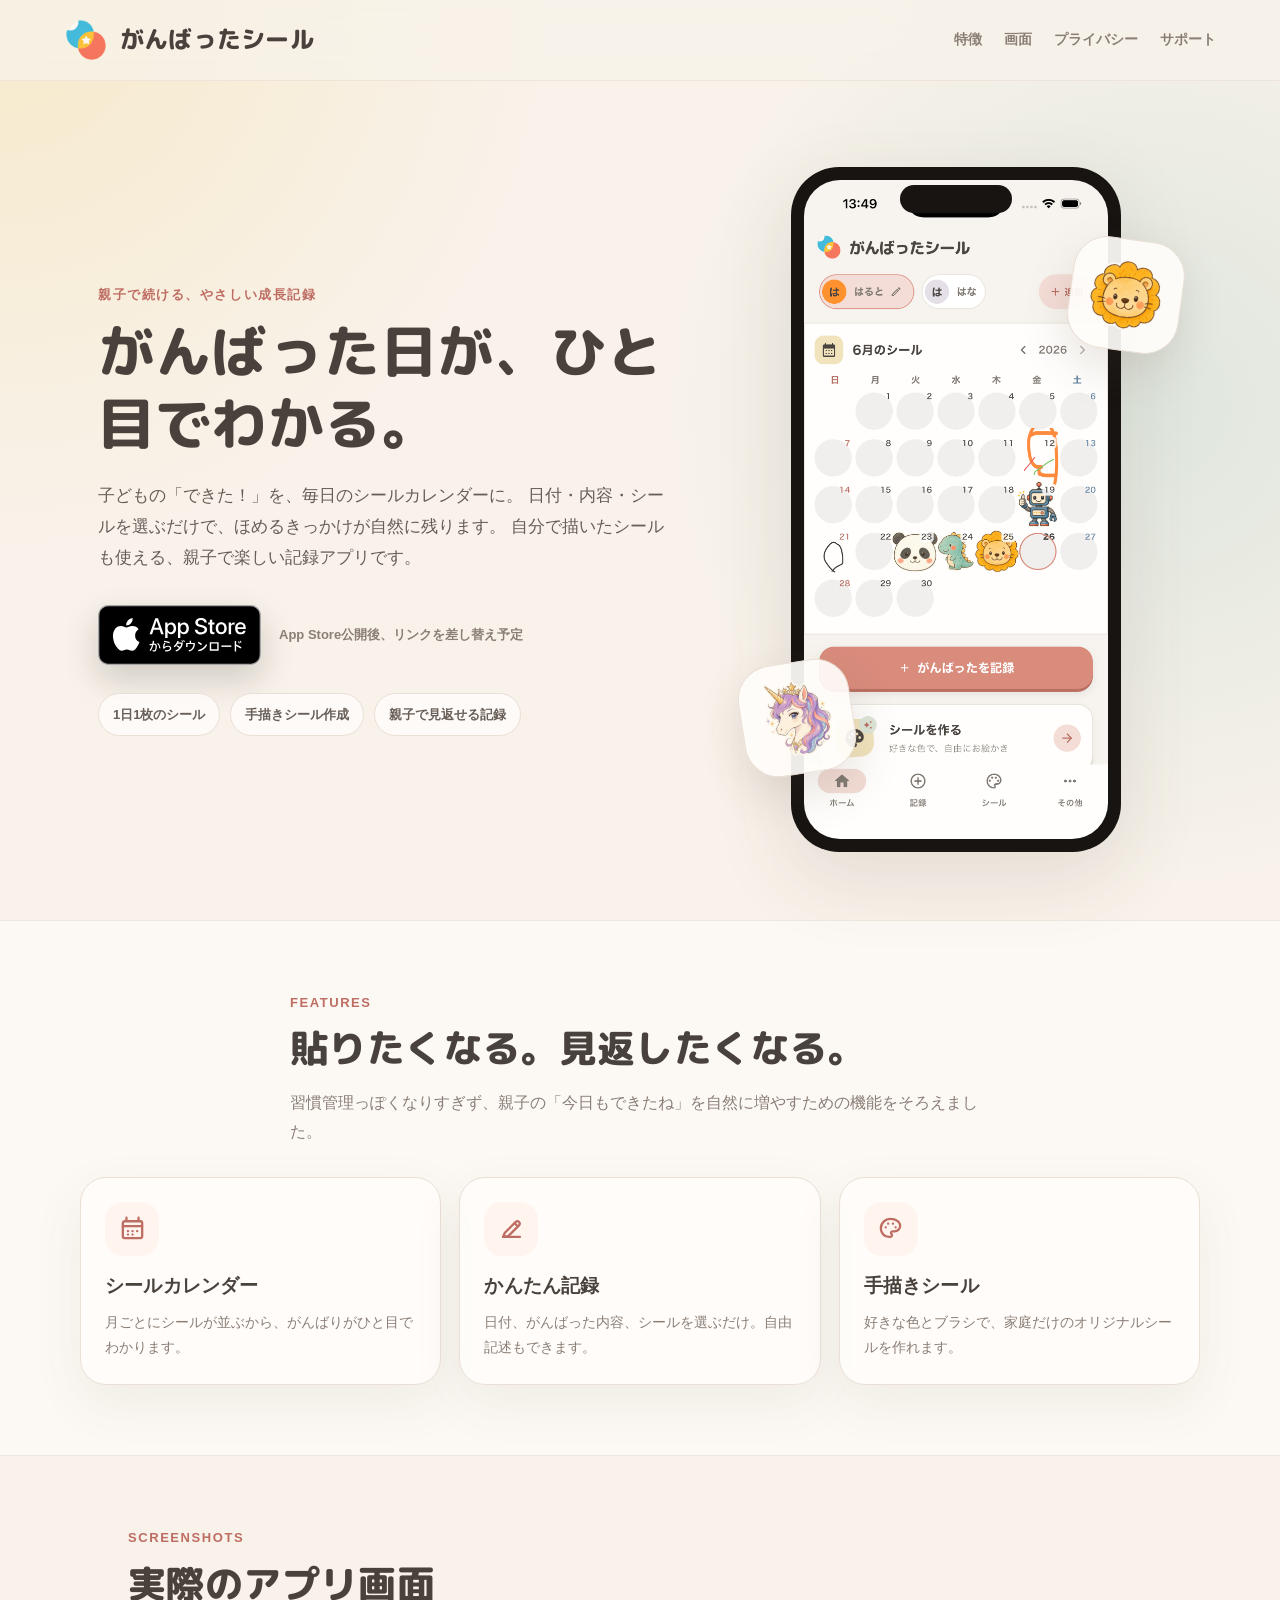
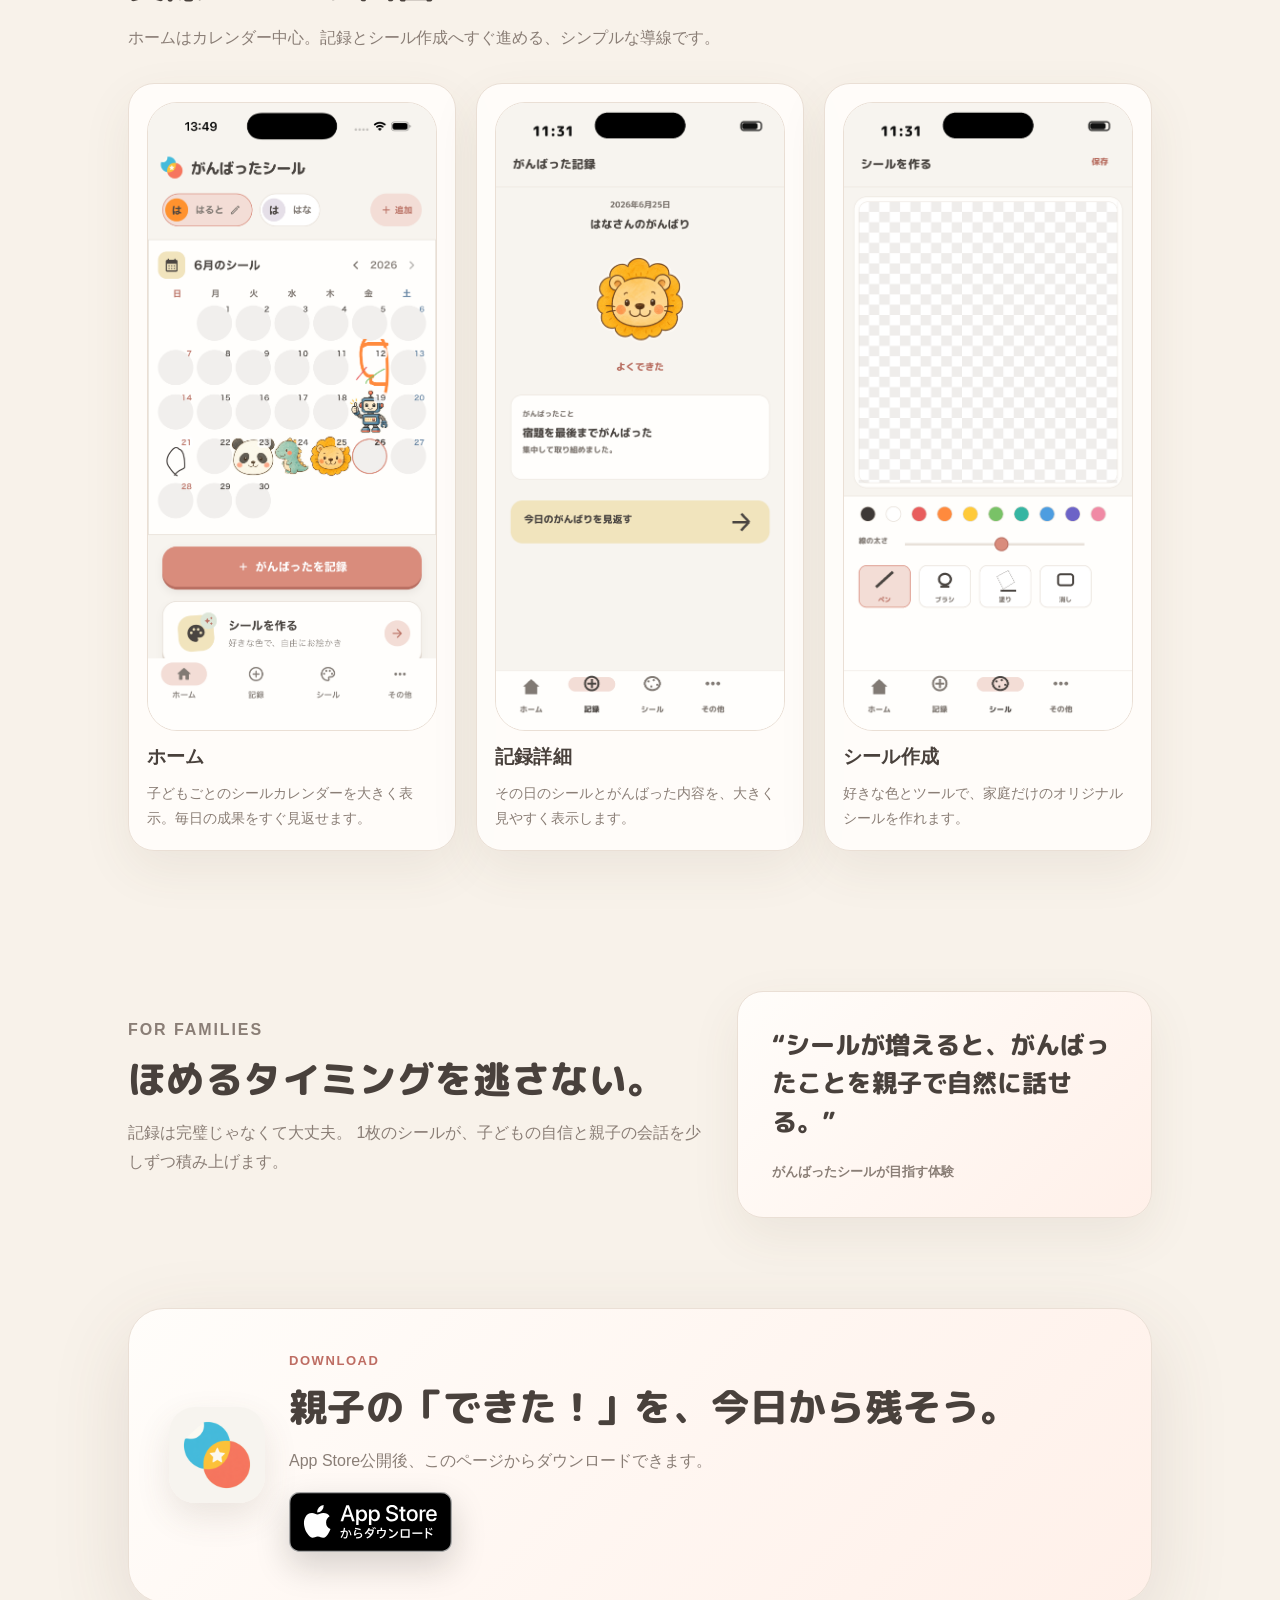
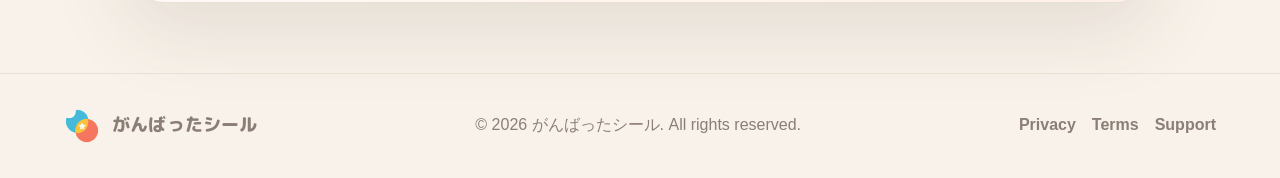
<file: index.html>
<!doctype html>
<html lang="ja">
<head>
  <meta charset="utf-8">
  <meta name="viewport" content="width=device-width, initial-scale=1">
  <meta name="theme-color" content="#F8F2EA">
  <meta name="description" content="がんばったシールは、子どもの「できた！」をシールカレンダーと手描きシールで楽しく残せる子育て記録アプリです。">
  <meta property="og:title" content="がんばったシール">
  <meta property="og:description" content="子どものがんばりを、シールで見える化。親子で続けやすい、やさしい記録アプリ。">
  <meta property="og:type" content="website">
  <meta property="og:image" content="assets/brand/app_icon.png">
  <title>がんばったシール｜子どもの「できた！」を楽しく残すアプリ</title>
  <link rel="icon" type="image/png" href="favicon.png">
  <link rel="manifest" href="manifest.json">
  <link rel="stylesheet" href="styles.css">
</head>
<body>
  <header class="site-header">
    <a class="brand" href="./" aria-label="がんばったシール ホーム">
      <img src="assets/brand/logo_mark.png" width="44" height="44" alt="">
      <span>がんばったシール</span>
    </a>
    <nav class="site-nav" aria-label="主要メニュー">
      <a href="#features">特徴</a>
      <a href="#screens">画面</a>
      <a href="privacy/">プライバシー</a>
      <a href="support/">サポート</a>
    </nav>
  </header>

  <main>
    <section class="hero">
      <div class="hero-copy">
        <p class="eyebrow">親子で続ける、やさしい成長記録</p>
        <h1>がんばった日が、<br class="sp-break">ひと目でわかる。</h1>
        <p class="lead">
          子どもの「できた！」を、毎日のシールカレンダーに。
          日付・内容・シールを選ぶだけで、ほめるきっかけが自然に残ります。
          自分で描いたシールも使える、親子で楽しい記録アプリです。
        </p>
        <div class="hero-actions" id="download">
          <a class="app-store-badge" href="#download" aria-label="App Storeでダウンロード">
            <img src="assets/store/app-store-badge.svg" width="163" height="60" alt="App Storeからダウンロード">
          </a>
          <span class="release-note">App Store公開後、リンクを差し替え予定</span>
        </div>
        <ul class="trust-list" aria-label="アプリの特徴">
          <li>1日1枚のシール</li>
          <li>手描きシール作成</li>
          <li>親子で見返せる記録</li>
        </ul>
      </div>

      <div class="hero-visual" aria-label="アプリ画面プレビュー">
        <div class="phone-frame phone-frame--photo">
          <img src="assets/screenshots/app-current.png" alt="がんばったシールのホーム画面スクリーンショット">
        </div>
        <div class="floating-sticker sticker-lion">
          <img src="assets/stickers/lion.png" alt="">
        </div>
        <div class="floating-sticker sticker-unicorn">
          <img src="assets/stickers/unicorn.png" alt="">
        </div>
      </div>
    </section>

    <section class="section section--soft" id="features">
      <div class="section-heading">
        <p class="eyebrow">Features</p>
        <h2>貼りたくなる。見返したくなる。</h2>
        <p>
          習慣管理っぽくなりすぎず、親子の「今日もできたね」を自然に増やすための機能をそろえました。
        </p>
      </div>
      <div class="feature-grid feature-grid--three">
        <article class="feature-card">
          <span class="feature-icon" aria-hidden="true">
            <svg viewBox="0 0 24 24">
              <path d="M7 3v3M17 3v3M5.5 6h13A1.5 1.5 0 0 1 20 7.5v11A1.5 1.5 0 0 1 18.5 20h-13A1.5 1.5 0 0 1 4 18.5v-11A1.5 1.5 0 0 1 5.5 6Z"/>
              <path d="M4 10h16"/>
              <path d="M8.2 14.2h.1M12 14.2h.1M15.8 14.2h.1M8.2 17h.1M12 17h.1"/>
            </svg>
          </span>
          <h3>シールカレンダー</h3>
          <p>月ごとにシールが並ぶから、がんばりがひと目でわかります。</p>
        </article>
        <article class="feature-card">
          <span class="feature-icon" aria-hidden="true">
            <svg viewBox="0 0 24 24">
              <path d="M5 19h14"/>
              <path d="M6.5 15.5 15.6 6.4a2 2 0 0 1 2.8 2.8l-9.1 9.1L5 19l1.5-3.5Z"/>
              <path d="m14.5 7.5 2 2"/>
            </svg>
          </span>
          <h3>かんたん記録</h3>
          <p>日付、がんばった内容、シールを選ぶだけ。自由記述もできます。</p>
        </article>
        <article class="feature-card">
          <span class="feature-icon" aria-hidden="true">
            <svg viewBox="0 0 24 24">
              <path d="M12 4a8 8 0 0 0-8 8c0 3.7 2.9 7 6.7 7h1.1a1.5 1.5 0 0 0 1.1-2.5l-.2-.2a1.2 1.2 0 0 1 .9-2h1.9A4.5 4.5 0 0 0 20 9.8C20 6.6 16.5 4 12 4Z"/>
              <path d="M8 11h.1M10 8h.1M14 8h.1M16.2 11h.1"/>
            </svg>
          </span>
          <h3>手描きシール</h3>
          <p>好きな色とブラシで、家庭だけのオリジナルシールを作れます。</p>
        </article>
      </div>
    </section>

    <section class="section" id="screens">
      <div class="section-heading">
        <p class="eyebrow">Screenshots</p>
        <h2>実際のアプリ画面</h2>
        <p>ホームはカレンダー中心。記録とシール作成へすぐ進める、シンプルな導線です。</p>
      </div>
      <div class="screenshot-grid">
        <article class="screenshot-card">
          <div class="screenshot-crop">
            <img src="assets/screenshots/app-current.png" alt="ホーム画面全体">
          </div>
          <h3>ホーム</h3>
          <p>子どもごとのシールカレンダーを大きく表示。毎日の成果をすぐ見返せます。</p>
        </article>
        <article class="screenshot-card">
          <div class="screenshot-crop">
            <img src="assets/screenshots/record-detail.png" alt="がんばった記録の詳細画面">
          </div>
          <h3>記録詳細</h3>
          <p>その日のシールとがんばった内容を、大きく見やすく表示します。</p>
        </article>
        <article class="screenshot-card">
          <div class="screenshot-crop">
            <img src="assets/screenshots/custom-sticker-create.png" alt="手描きシール作成画面">
          </div>
          <h3>シール作成</h3>
          <p>好きな色とツールで、家庭だけのオリジナルシールを作れます。</p>
        </article>
      </div>
    </section>

    <section class="section section--split">
      <div>
        <p class="eyebrow">For families</p>
        <h2>ほめるタイミングを逃さない。</h2>
        <p>
          記録は完璧じゃなくて大丈夫。
          1枚のシールが、子どもの自信と親子の会話を少しずつ積み上げます。
        </p>
      </div>
      <div class="quote-card">
        <p>“シールが増えると、がんばったことを親子で自然に話せる。”</p>
        <span>がんばったシールが目指す体験</span>
      </div>
    </section>

    <section class="section section--download">
      <div class="download-card">
        <img src="assets/brand/app_icon.png" width="96" height="96" alt="がんばったシール アプリアイコン">
        <div>
          <p class="eyebrow">Download</p>
          <h2>親子の「できた！」を、今日から残そう。</h2>
          <p>App Store公開後、このページからダウンロードできます。</p>
          <a class="app-store-badge" href="#download" aria-label="App Storeでダウンロード">
            <img src="assets/store/app-store-badge.svg" width="163" height="60" alt="App Storeからダウンロード">
          </a>
        </div>
      </div>
    </section>
  </main>

  <footer class="site-footer">
    <div class="brand brand--footer">
      <img src="assets/brand/logo_mark.png" width="36" height="36" alt="">
      <span>がんばったシール</span>
    </div>
    <p>© 2026 がんばったシール. All rights reserved.</p>
    <nav aria-label="フッターメニュー">
      <a href="privacy/">Privacy</a>
      <a href="terms/">Terms</a>
      <a href="support/">Support</a>
    </nav>
  </footer>
</body>
</html>
</file>
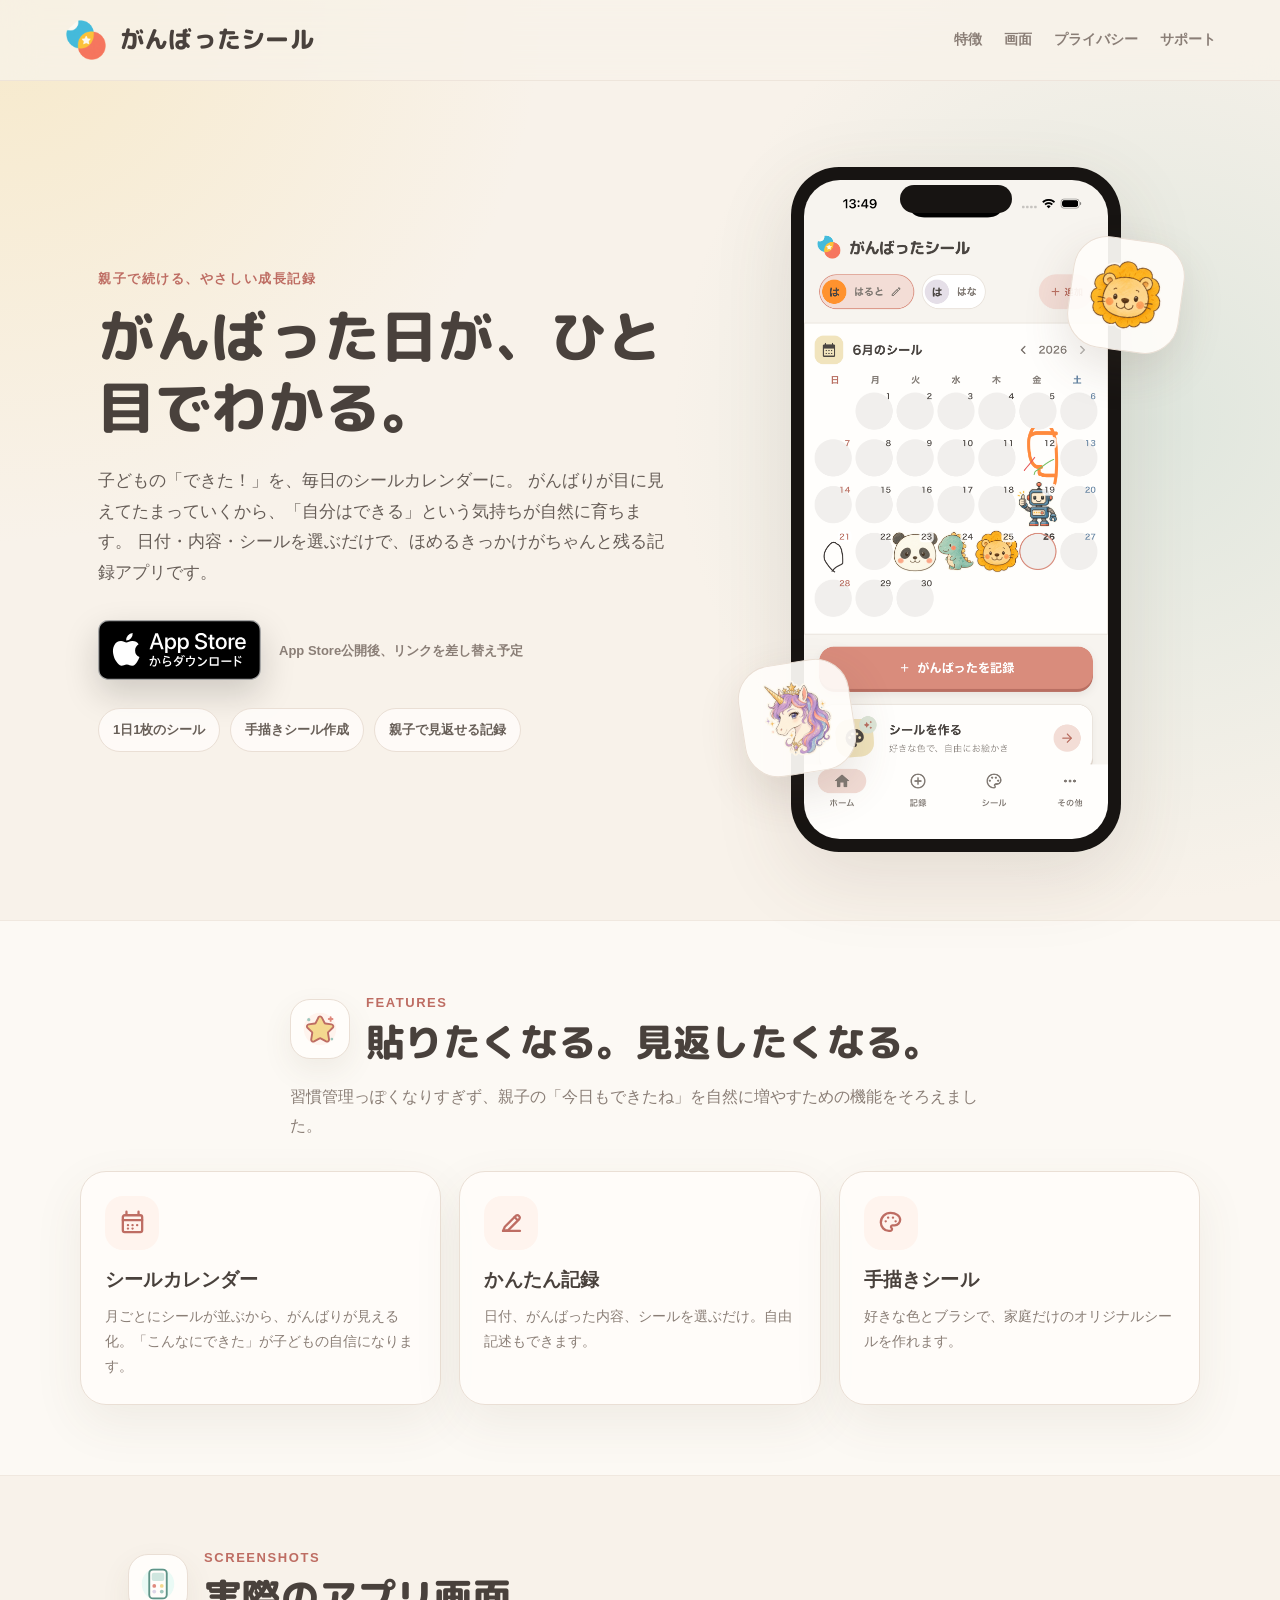
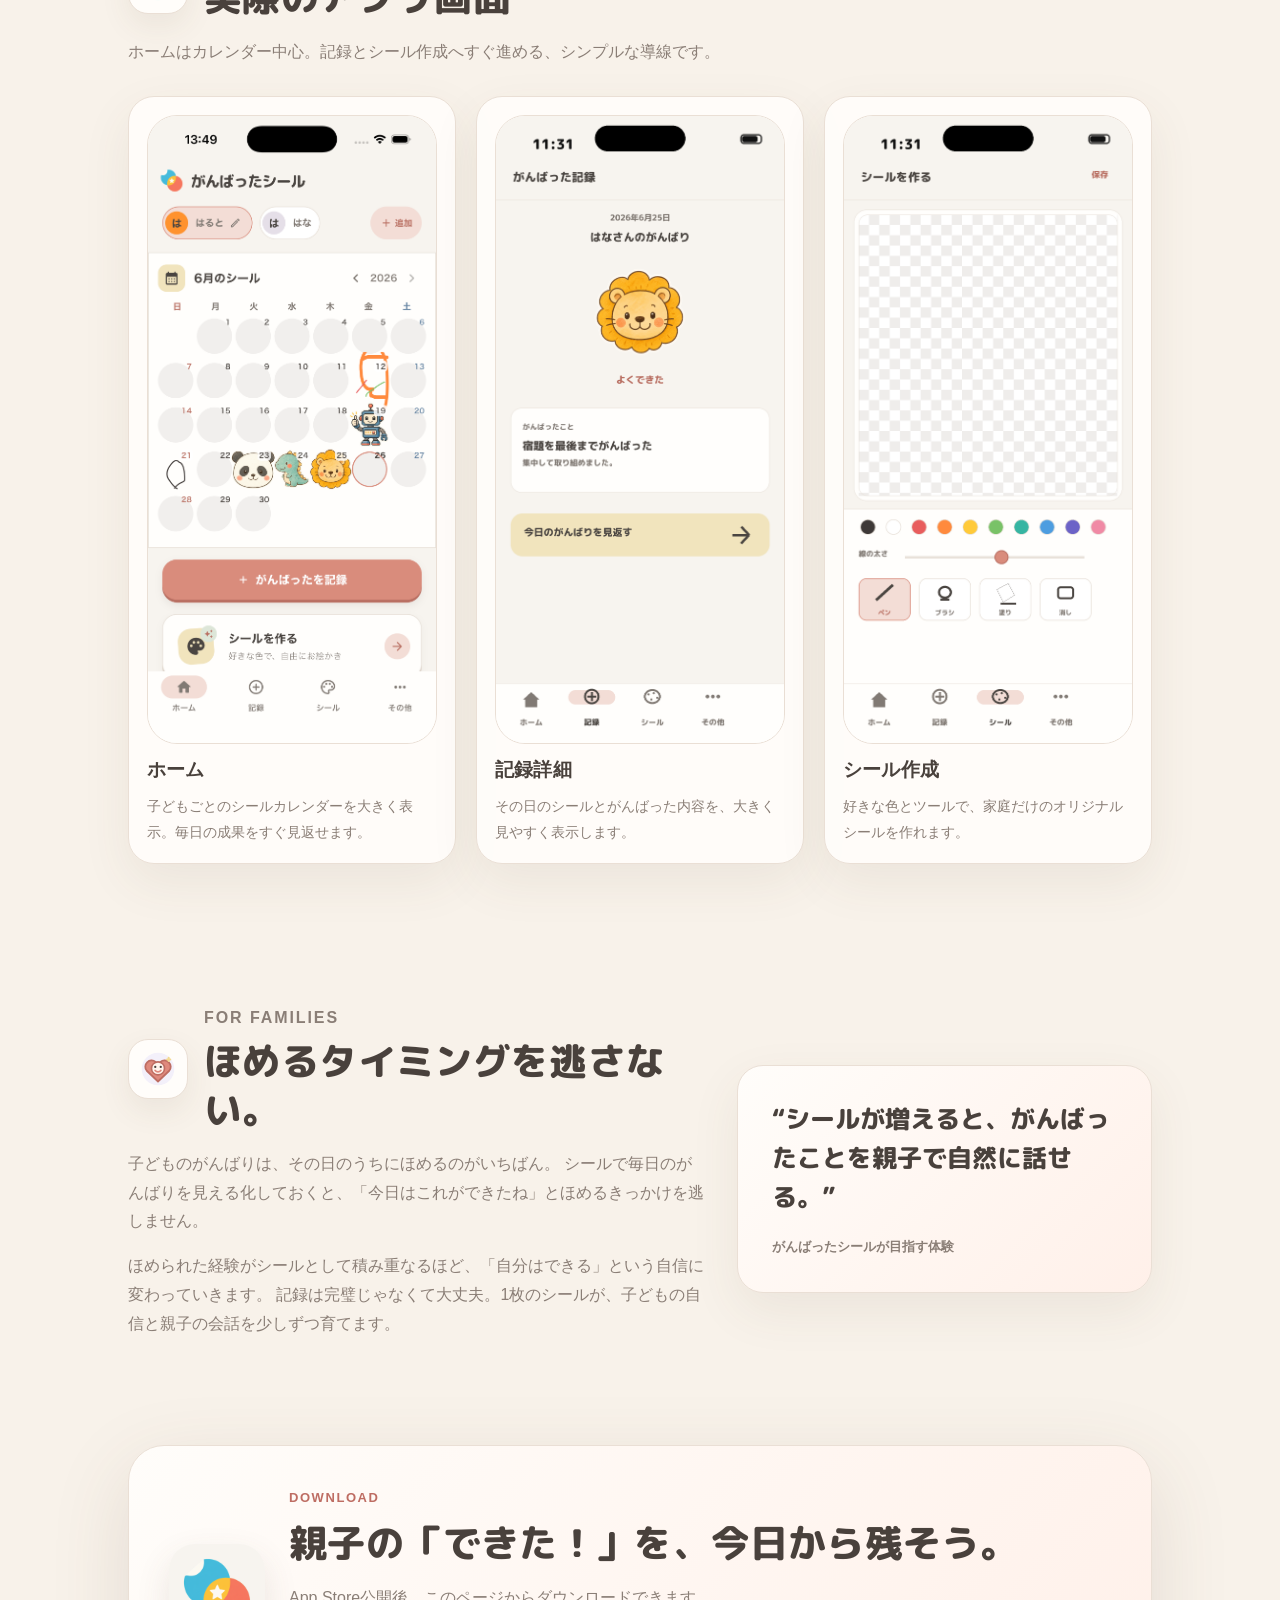
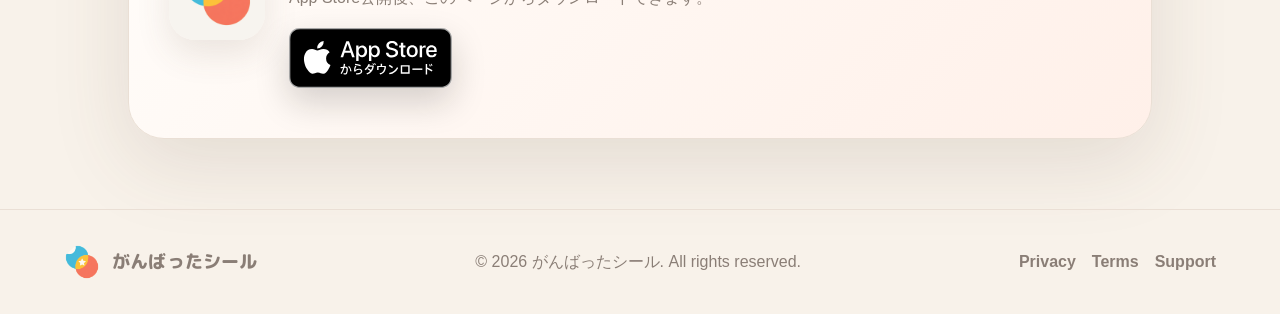
<file: docs/index.html>
<!doctype html>
<html lang="ja">
<head>
  <meta charset="utf-8">
  <meta name="viewport" content="width=device-width, initial-scale=1">
  <meta name="theme-color" content="#F8F2EA">
  <meta name="description" content="がんばったシールは、子どもの「できた！」をシールカレンダーと手描きシールで楽しく残せる子育て記録アプリです。">
  <meta property="og:title" content="がんばったシール">
  <meta property="og:description" content="子どものがんばりを、シールで見える化。親子で続けやすい、やさしい記録アプリ。">
  <meta property="og:type" content="website">
  <meta property="og:image" content="assets/brand/app_icon.png">
  <title>がんばったシール｜子どもの「できた！」を楽しく残すアプリ</title>
  <link rel="icon" type="image/png" href="favicon.png">
  <link rel="manifest" href="manifest.json">
  <link rel="stylesheet" href="styles.css">
</head>
<body>
  <header class="site-header">
    <a class="brand" href="./" aria-label="がんばったシール ホーム">
      <img src="assets/brand/logo_mark.png" width="44" height="44" alt="">
      <span>がんばったシール</span>
    </a>
    <nav class="site-nav" aria-label="主要メニュー">
      <a href="#features">特徴</a>
      <a href="#screens">画面</a>
      <a href="privacy/">プライバシー</a>
      <a href="support/">サポート</a>
    </nav>
  </header>

  <main>
    <section class="hero">
      <div class="hero-copy">
        <p class="eyebrow">親子で続ける、やさしい成長記録</p>
        <h1>がんばった日が、<br class="sp-break">ひと目でわかる。</h1>
        <p class="lead">
          子どもの「できた！」を、毎日のシールカレンダーに。
          がんばりが目に見えてたまっていくから、「自分はできる」という気持ちが自然に育ちます。
          日付・内容・シールを選ぶだけで、ほめるきっかけがちゃんと残る記録アプリです。
        </p>
        <div class="hero-actions" id="download">
          <a class="app-store-badge" href="#download" aria-label="App Storeでダウンロード">
            <img src="assets/store/app-store-badge.svg" width="163" height="60" alt="App Storeからダウンロード">
          </a>
          <span class="release-note">App Store公開後、リンクを差し替え予定</span>
        </div>
        <ul class="trust-list" aria-label="アプリの特徴">
          <li>1日1枚のシール</li>
          <li>手描きシール作成</li>
          <li>親子で見返せる記録</li>
        </ul>
      </div>

      <div class="hero-visual" aria-label="アプリ画面プレビュー">
        <div class="phone-frame phone-frame--photo">
          <img src="assets/screenshots/app-current.png" alt="がんばったシールのホーム画面スクリーンショット">
        </div>
        <div class="floating-sticker sticker-lion">
          <img src="assets/stickers/lion.png" alt="">
        </div>
        <div class="floating-sticker sticker-unicorn">
          <img src="assets/stickers/unicorn.png" alt="">
        </div>
      </div>
    </section>

    <section class="section section--soft" id="features">
      <div class="section-heading">
        <div class="section-heading-top">
          <span class="section-icon section-icon--coral" aria-hidden="true">
            <svg viewBox="0 0 32 32" fill="none">
              <circle cx="16" cy="16" r="13" fill="#fff4ee"/>
              <path d="M14.6 6.7a1.6 1.6 0 0 1 2.8 0l2.3 4.5a.8.8 0 0 0 .6.4l5 .7a1.6 1.6 0 0 1 .9 2.7l-3.6 3.5a.8.8 0 0 0-.2.7l.8 5a1.6 1.6 0 0 1-2.3 1.7l-4.4-2.4a.8.8 0 0 0-.8 0l-4.4 2.4a1.6 1.6 0 0 1-2.3-1.7l.8-5a.8.8 0 0 0-.2-.7l-3.6-3.5a1.6 1.6 0 0 1 .9-2.7l5-.7a.8.8 0 0 0 .6-.4l2.3-4.5Z" fill="#f4d98f" stroke="#be6d63" stroke-width="1.5" stroke-linejoin="round"/>
              <path d="M24.5 6.5v3M23 8h3" stroke="#df897d" stroke-width="1.5" stroke-linecap="round"/>
              <circle cx="7" cy="8.5" r="1.3" fill="#9fc7bd"/>
              <circle cx="25.5" cy="24" r="1.1" fill="#9fc7bd"/>
            </svg>
          </span>
          <div class="section-heading-text">
            <p class="eyebrow">Features</p>
            <h2>貼りたくなる。見返したくなる。</h2>
          </div>
        </div>
        <p>
          習慣管理っぽくなりすぎず、親子の「今日もできたね」を自然に増やすための機能をそろえました。
        </p>
      </div>
      <div class="feature-grid feature-grid--three">
        <article class="feature-card">
          <span class="feature-icon" aria-hidden="true">
            <svg viewBox="0 0 24 24">
              <path d="M7 3v3M17 3v3M5.5 6h13A1.5 1.5 0 0 1 20 7.5v11A1.5 1.5 0 0 1 18.5 20h-13A1.5 1.5 0 0 1 4 18.5v-11A1.5 1.5 0 0 1 5.5 6Z"/>
              <path d="M4 10h16"/>
              <path d="M8.2 14.2h.1M12 14.2h.1M15.8 14.2h.1M8.2 17h.1M12 17h.1"/>
            </svg>
          </span>
          <h3>シールカレンダー</h3>
          <p>月ごとにシールが並ぶから、がんばりが見える化。「こんなにできた」が子どもの自信になります。</p>
        </article>
        <article class="feature-card">
          <span class="feature-icon" aria-hidden="true">
            <svg viewBox="0 0 24 24">
              <path d="M5 19h14"/>
              <path d="M6.5 15.5 15.6 6.4a2 2 0 0 1 2.8 2.8l-9.1 9.1L5 19l1.5-3.5Z"/>
              <path d="m14.5 7.5 2 2"/>
            </svg>
          </span>
          <h3>かんたん記録</h3>
          <p>日付、がんばった内容、シールを選ぶだけ。自由記述もできます。</p>
        </article>
        <article class="feature-card">
          <span class="feature-icon" aria-hidden="true">
            <svg viewBox="0 0 24 24">
              <path d="M12 4a8 8 0 0 0-8 8c0 3.7 2.9 7 6.7 7h1.1a1.5 1.5 0 0 0 1.1-2.5l-.2-.2a1.2 1.2 0 0 1 .9-2h1.9A4.5 4.5 0 0 0 20 9.8C20 6.6 16.5 4 12 4Z"/>
              <path d="M8 11h.1M10 8h.1M14 8h.1M16.2 11h.1"/>
            </svg>
          </span>
          <h3>手描きシール</h3>
          <p>好きな色とブラシで、家庭だけのオリジナルシールを作れます。</p>
        </article>
      </div>
    </section>

    <section class="section" id="screens">
      <div class="section-heading">
        <div class="section-heading-top">
          <span class="section-icon section-icon--mint" aria-hidden="true">
            <svg viewBox="0 0 32 32" fill="none">
              <circle cx="16" cy="16" r="13" fill="#eafaf5"/>
              <rect x="9" y="4.5" width="14" height="23" rx="3" fill="#fffdfa" stroke="#5f9488" stroke-width="1.5"/>
              <rect x="11" y="7" width="10" height="6.5" rx="1.6" fill="#cfe6df"/>
              <circle cx="13" cy="17.5" r="1.5" fill="#df897d"/>
              <circle cx="19" cy="17.5" r="1.5" fill="#f4d98f"/>
              <circle cx="13" cy="22" r="1.5" fill="#dcd5e8"/>
              <circle cx="19" cy="22" r="1.5" fill="#9fc7bd"/>
            </svg>
          </span>
          <div class="section-heading-text">
            <p class="eyebrow">Screenshots</p>
            <h2>実際のアプリ画面</h2>
          </div>
        </div>
        <p>ホームはカレンダー中心。記録とシール作成へすぐ進める、シンプルな導線です。</p>
      </div>
      <div class="screenshot-grid">
        <article class="screenshot-card">
          <div class="screenshot-crop">
            <img src="assets/screenshots/app-current.png" alt="ホーム画面全体">
          </div>
          <h3>ホーム</h3>
          <p>子どもごとのシールカレンダーを大きく表示。毎日の成果をすぐ見返せます。</p>
        </article>
        <article class="screenshot-card">
          <div class="screenshot-crop">
            <img src="assets/screenshots/record-detail.png" alt="がんばった記録の詳細画面">
          </div>
          <h3>記録詳細</h3>
          <p>その日のシールとがんばった内容を、大きく見やすく表示します。</p>
        </article>
        <article class="screenshot-card">
          <div class="screenshot-crop">
            <img src="assets/screenshots/custom-sticker-create.png" alt="手描きシール作成画面">
          </div>
          <h3>シール作成</h3>
          <p>好きな色とツールで、家庭だけのオリジナルシールを作れます。</p>
        </article>
      </div>
    </section>

    <section class="section section--split">
      <div>
        <div class="section-heading-top">
          <span class="section-icon section-icon--lavender" aria-hidden="true">
            <svg viewBox="0 0 32 32" fill="none">
              <circle cx="16" cy="16" r="13" fill="#f3f0fa"/>
              <path d="M16 26 7 17.4a5 5 0 0 1 7.1-7l1.9 1.9 1.9-1.9a5 5 0 0 1 7.1 7L16 26Z" fill="#df897d" stroke="#be6d63" stroke-width="1.4" stroke-linejoin="round"/>
              <circle cx="16" cy="15.5" r="5.2" fill="#fff4ee" stroke="#be6d63" stroke-width="1.3"/>
              <path d="M13.8 14.3h.01M18.2 14.3h.01" stroke="#49413c" stroke-width="1.8" stroke-linecap="round"/>
              <path d="M13.7 17.2a3 3 0 0 0 4.6 0" stroke="#df897d" stroke-width="1.4" stroke-linecap="round"/>
              <path d="M24.5 7v2.6M23.2 8.3h2.6" stroke="#f4d98f" stroke-width="1.6" stroke-linecap="round"/>
            </svg>
          </span>
          <div class="section-heading-text">
            <p class="eyebrow">For families</p>
            <h2>ほめるタイミングを逃さない。</h2>
          </div>
        </div>
        <p>
          子どものがんばりは、その日のうちにほめるのがいちばん。
          シールで毎日のがんばりを見える化しておくと、「今日はこれができたね」とほめるきっかけを逃しません。
        </p>
        <p>
          ほめられた経験がシールとして積み重なるほど、「自分はできる」という自信に変わっていきます。
          記録は完璧じゃなくて大丈夫。1枚のシールが、子どもの自信と親子の会話を少しずつ育てます。
        </p>
      </div>
      <div class="quote-card">
        <p>“シールが増えると、がんばったことを親子で自然に話せる。”</p>
        <span>がんばったシールが目指す体験</span>
      </div>
    </section>

    <section class="section section--download">
      <div class="download-card">
        <img src="assets/brand/app_icon.png" width="96" height="96" alt="がんばったシール アプリアイコン">
        <div>
          <p class="eyebrow">Download</p>
          <h2>親子の「できた！」を、今日から残そう。</h2>
          <p>App Store公開後、このページからダウンロードできます。</p>
          <a class="app-store-badge" href="#download" aria-label="App Storeでダウンロード">
            <img src="assets/store/app-store-badge.svg" width="163" height="60" alt="App Storeからダウンロード">
          </a>
        </div>
      </div>
    </section>
  </main>

  <footer class="site-footer">
    <div class="brand brand--footer">
      <img src="assets/brand/logo_mark.png" width="36" height="36" alt="">
      <span>がんばったシール</span>
    </div>
    <p>© 2026 がんばったシール. All rights reserved.</p>
    <nav aria-label="フッターメニュー">
      <a href="privacy/">Privacy</a>
      <a href="terms/">Terms</a>
      <a href="support/">Support</a>
    </nav>
  </footer>
</body>
</html>
</file>
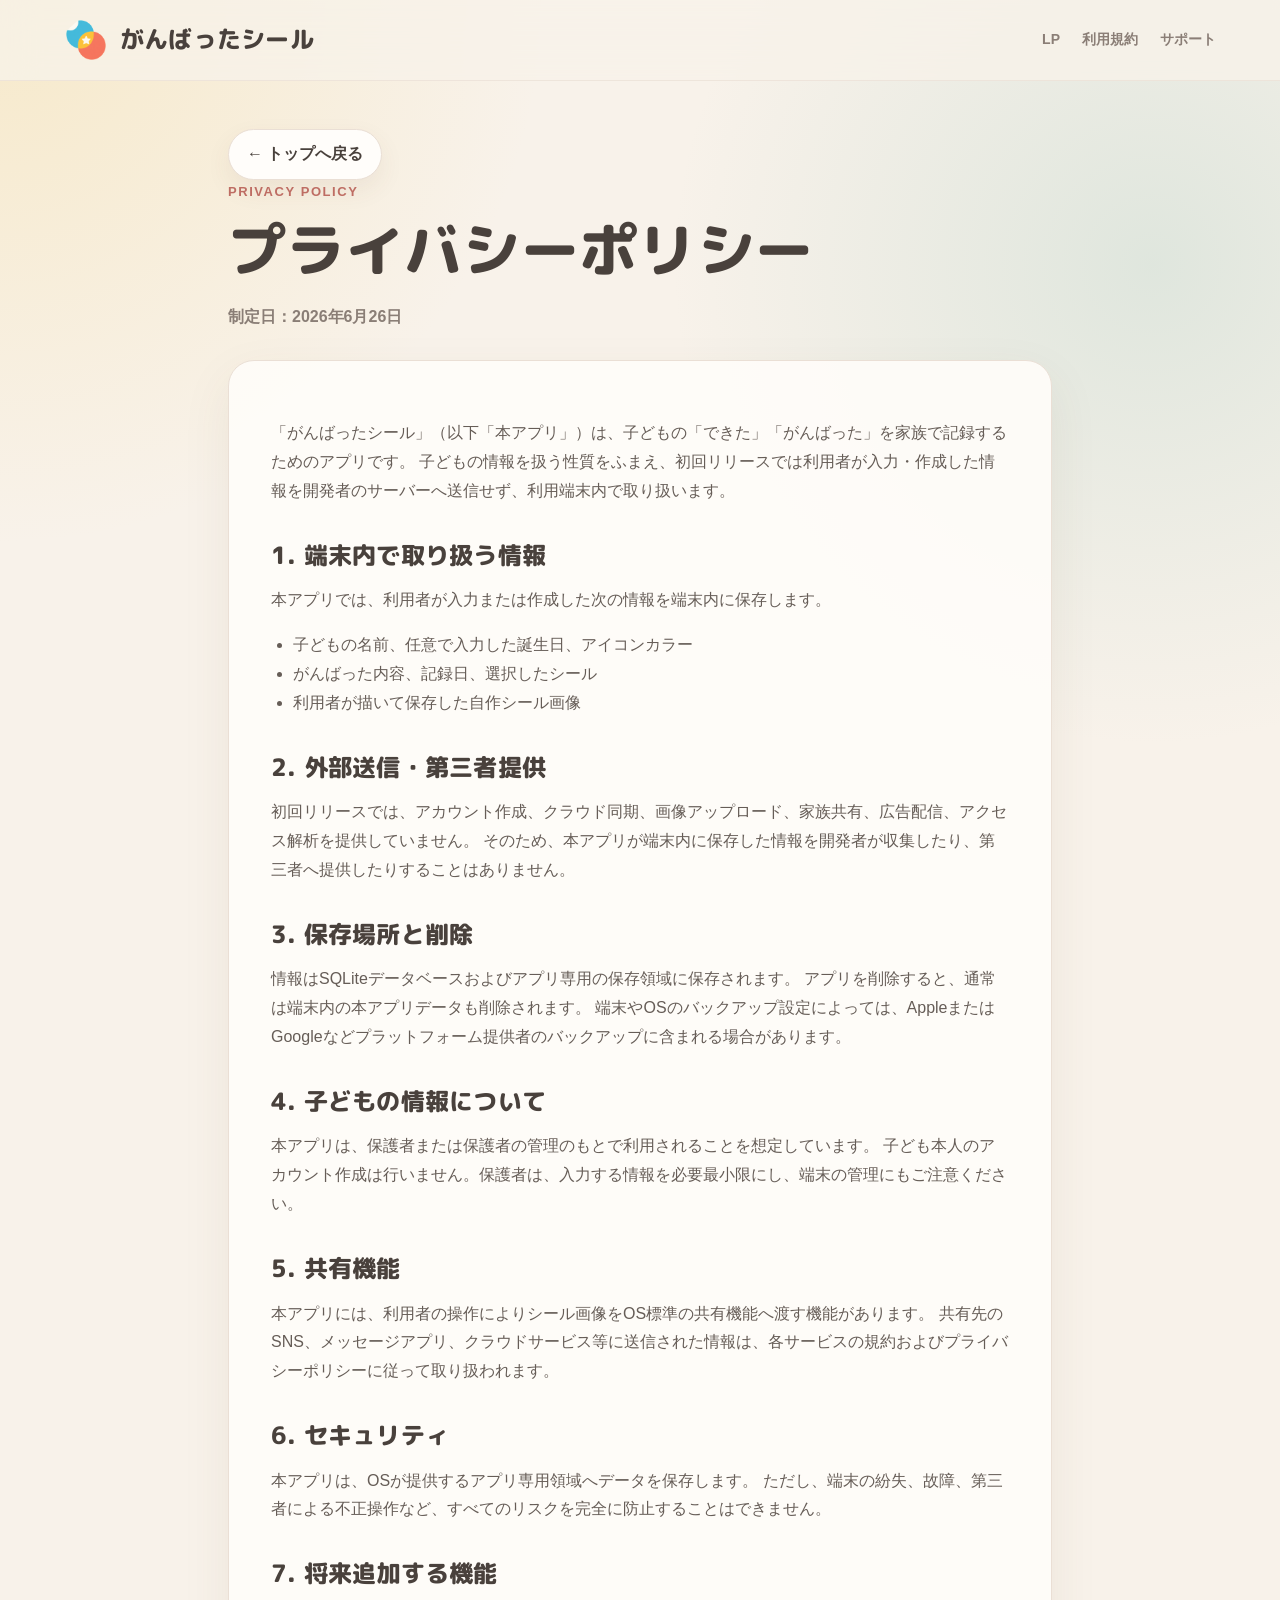
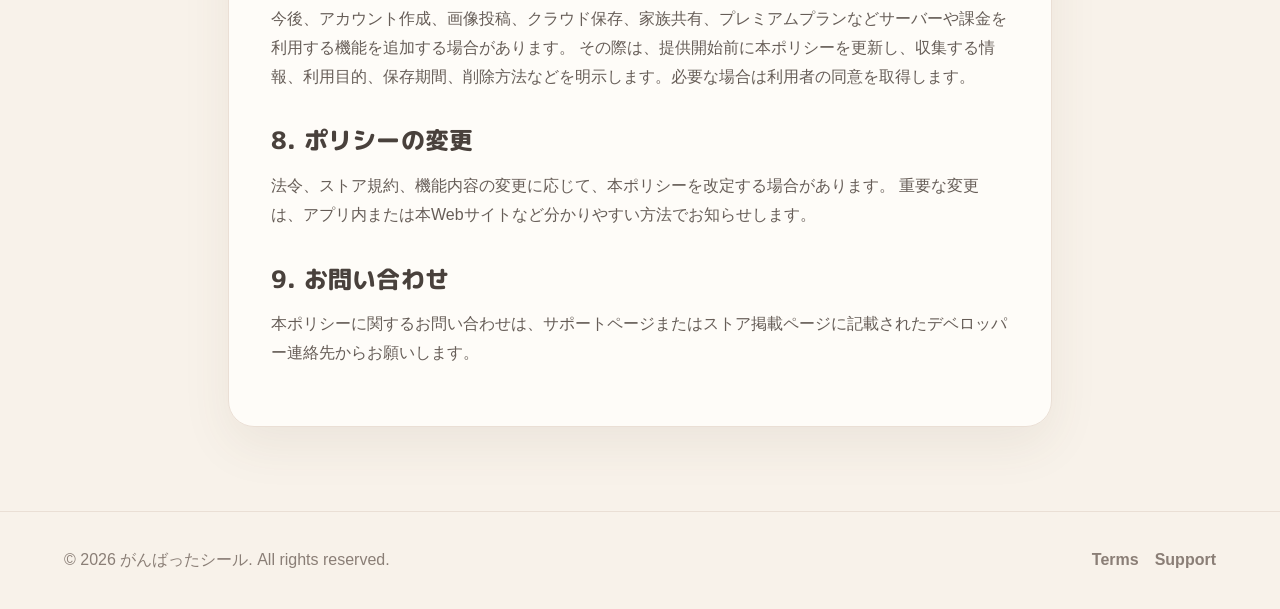
<file: privacy/index.html>
<!doctype html>
<html lang="ja">
<head>
  <meta charset="utf-8">
  <meta name="viewport" content="width=device-width, initial-scale=1">
  <meta name="description" content="がんばったシールのプライバシーポリシー。初回リリースでは、記録データを端末内に保存し、開発者サーバーへ送信しません。">
  <title>プライバシーポリシー｜がんばったシール</title>
  <link rel="icon" type="image/png" href="../favicon.png">
  <link rel="stylesheet" href="../styles.css">
</head>
<body>
  <header class="site-header">
    <a class="brand" href="../">
      <img src="../assets/brand/logo_mark.png" width="44" height="44" alt="">
      <span>がんばったシール</span>
    </a>
    <nav class="site-nav" aria-label="主要メニュー">
      <a href="../">LP</a>
      <a href="../terms/">利用規約</a>
      <a href="../support/">サポート</a>
    </nav>
  </header>

  <main class="legal-main">
    <a class="legal-back" href="../">← トップへ戻る</a>
    <div class="legal-hero">
      <p class="eyebrow">Privacy Policy</p>
      <h1>プライバシーポリシー</h1>
      <p class="legal-meta">制定日：2026年6月26日</p>
    </div>

    <article class="legal-card">
      <p>
        「がんばったシール」（以下「本アプリ」）は、子どもの「できた」「がんばった」を家族で記録するためのアプリです。
        子どもの情報を扱う性質をふまえ、初回リリースでは利用者が入力・作成した情報を開発者のサーバーへ送信せず、利用端末内で取り扱います。
      </p>

      <h2>1. 端末内で取り扱う情報</h2>
      <p>本アプリでは、利用者が入力または作成した次の情報を端末内に保存します。</p>
      <ul>
        <li>子どもの名前、任意で入力した誕生日、アイコンカラー</li>
        <li>がんばった内容、記録日、選択したシール</li>
        <li>利用者が描いて保存した自作シール画像</li>
      </ul>

      <h2>2. 外部送信・第三者提供</h2>
      <p>
        初回リリースでは、アカウント作成、クラウド同期、画像アップロード、家族共有、広告配信、アクセス解析を提供していません。
        そのため、本アプリが端末内に保存した情報を開発者が収集したり、第三者へ提供したりすることはありません。
      </p>

      <h2>3. 保存場所と削除</h2>
      <p>
        情報はSQLiteデータベースおよびアプリ専用の保存領域に保存されます。
        アプリを削除すると、通常は端末内の本アプリデータも削除されます。
        端末やOSのバックアップ設定によっては、AppleまたはGoogleなどプラットフォーム提供者のバックアップに含まれる場合があります。
      </p>

      <h2>4. 子どもの情報について</h2>
      <p>
        本アプリは、保護者または保護者の管理のもとで利用されることを想定しています。
        子ども本人のアカウント作成は行いません。保護者は、入力する情報を必要最小限にし、端末の管理にもご注意ください。
      </p>

      <h2>5. 共有機能</h2>
      <p>
        本アプリには、利用者の操作によりシール画像をOS標準の共有機能へ渡す機能があります。
        共有先のSNS、メッセージアプリ、クラウドサービス等に送信された情報は、各サービスの規約およびプライバシーポリシーに従って取り扱われます。
      </p>

      <h2>6. セキュリティ</h2>
      <p>
        本アプリは、OSが提供するアプリ専用領域へデータを保存します。
        ただし、端末の紛失、故障、第三者による不正操作など、すべてのリスクを完全に防止することはできません。
      </p>

      <h2>7. 将来追加する機能</h2>
      <p>
        今後、アカウント作成、画像投稿、クラウド保存、家族共有、プレミアムプランなどサーバーや課金を利用する機能を追加する場合があります。
        その際は、提供開始前に本ポリシーを更新し、収集する情報、利用目的、保存期間、削除方法などを明示します。必要な場合は利用者の同意を取得します。
      </p>

      <h2>8. ポリシーの変更</h2>
      <p>
        法令、ストア規約、機能内容の変更に応じて、本ポリシーを改定する場合があります。
        重要な変更は、アプリ内または本Webサイトなど分かりやすい方法でお知らせします。
      </p>

      <h2>9. お問い合わせ</h2>
      <p>
        本ポリシーに関するお問い合わせは、サポートページまたはストア掲載ページに記載されたデベロッパー連絡先からお願いします。
      </p>
    </article>
  </main>

  <footer class="site-footer">
    <p>© 2026 がんばったシール. All rights reserved.</p>
    <nav aria-label="フッターメニュー">
      <a href="../terms/">Terms</a>
      <a href="../support/">Support</a>
    </nav>
  </footer>
</body>
</html>
</file>
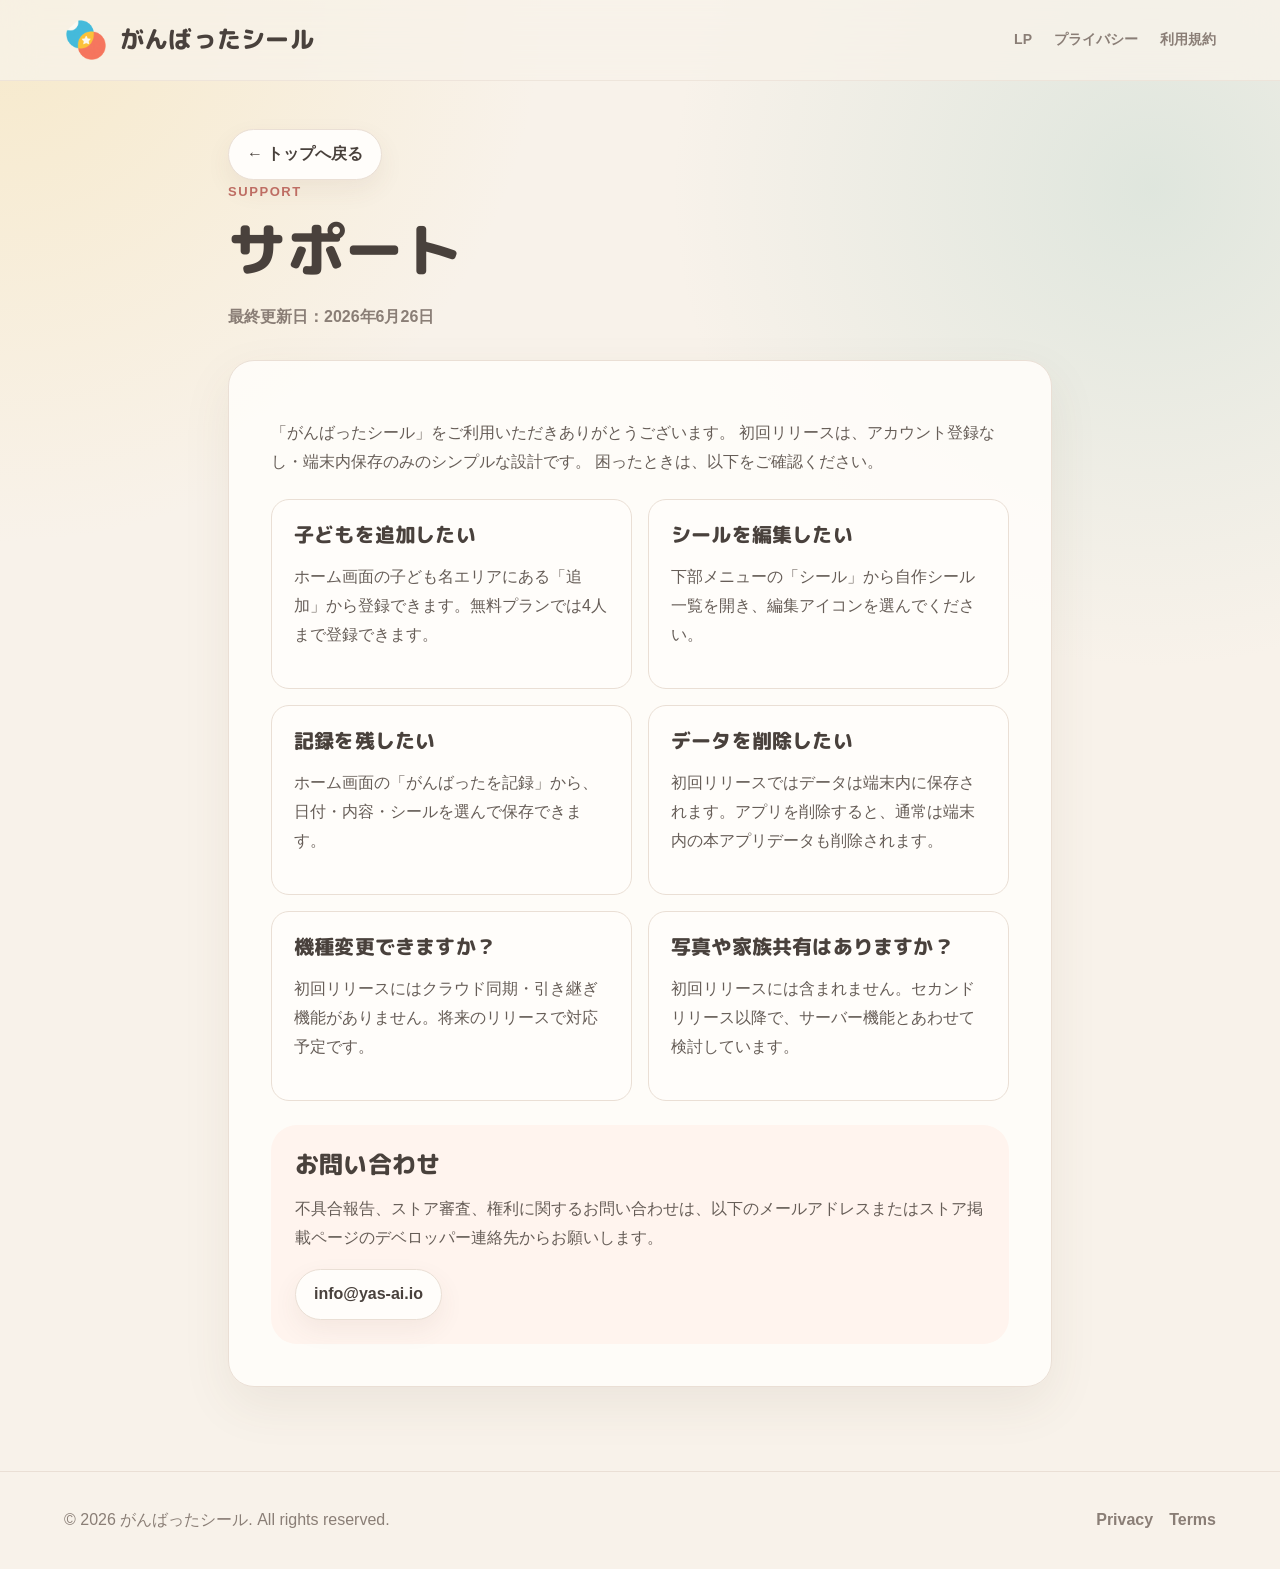
<file: support/index.html>
<!doctype html>
<html lang="ja">
<head>
  <meta charset="utf-8">
  <meta name="viewport" content="width=device-width, initial-scale=1">
  <meta name="description" content="がんばったシールのサポートページ。使い方、データ削除、よくある質問、お問い合わせ。">
  <title>サポート｜がんばったシール</title>
  <link rel="icon" type="image/png" href="../favicon.png">
  <link rel="stylesheet" href="../styles.css">
</head>
<body>
  <header class="site-header">
    <a class="brand" href="../">
      <img src="../assets/brand/logo_mark.png" width="44" height="44" alt="">
      <span>がんばったシール</span>
    </a>
    <nav class="site-nav" aria-label="主要メニュー">
      <a href="../">LP</a>
      <a href="../privacy/">プライバシー</a>
      <a href="../terms/">利用規約</a>
    </nav>
  </header>

  <main class="legal-main">
    <a class="legal-back" href="../">← トップへ戻る</a>
    <div class="legal-hero">
      <p class="eyebrow">Support</p>
      <h1>サポート</h1>
      <p class="legal-meta">最終更新日：2026年6月26日</p>
    </div>

    <section class="legal-card">
      <p>
        「がんばったシール」をご利用いただきありがとうございます。
        初回リリースは、アカウント登録なし・端末内保存のみのシンプルな設計です。
        困ったときは、以下をご確認ください。
      </p>

      <div class="support-grid">
        <article class="support-item">
          <h2>子どもを追加したい</h2>
          <p>ホーム画面の子ども名エリアにある「追加」から登録できます。無料プランでは4人まで登録できます。</p>
        </article>
        <article class="support-item">
          <h2>シールを編集したい</h2>
          <p>下部メニューの「シール」から自作シール一覧を開き、編集アイコンを選んでください。</p>
        </article>
        <article class="support-item">
          <h2>記録を残したい</h2>
          <p>ホーム画面の「がんばったを記録」から、日付・内容・シールを選んで保存できます。</p>
        </article>
        <article class="support-item">
          <h2>データを削除したい</h2>
          <p>初回リリースではデータは端末内に保存されます。アプリを削除すると、通常は端末内の本アプリデータも削除されます。</p>
        </article>
        <article class="support-item">
          <h2>機種変更できますか？</h2>
          <p>初回リリースにはクラウド同期・引き継ぎ機能がありません。将来のリリースで対応予定です。</p>
        </article>
        <article class="support-item">
          <h2>写真や家族共有はありますか？</h2>
          <p>初回リリースには含まれません。セカンドリリース以降で、サーバー機能とあわせて検討しています。</p>
        </article>
      </div>

      <div class="contact-box">
        <h2>お問い合わせ</h2>
        <p>
          不具合報告、ストア審査、権利に関するお問い合わせは、以下のメールアドレスまたはストア掲載ページのデベロッパー連絡先からお願いします。
        </p>
        <a class="contact-button" href="mailto:info@yas-ai.io">info@yas-ai.io</a>
      </div>
    </section>
  </main>

  <footer class="site-footer">
    <p>© 2026 がんばったシール. All rights reserved.</p>
    <nav aria-label="フッターメニュー">
      <a href="../privacy/">Privacy</a>
      <a href="../terms/">Terms</a>
    </nav>
  </footer>
</body>
</html>
</file>
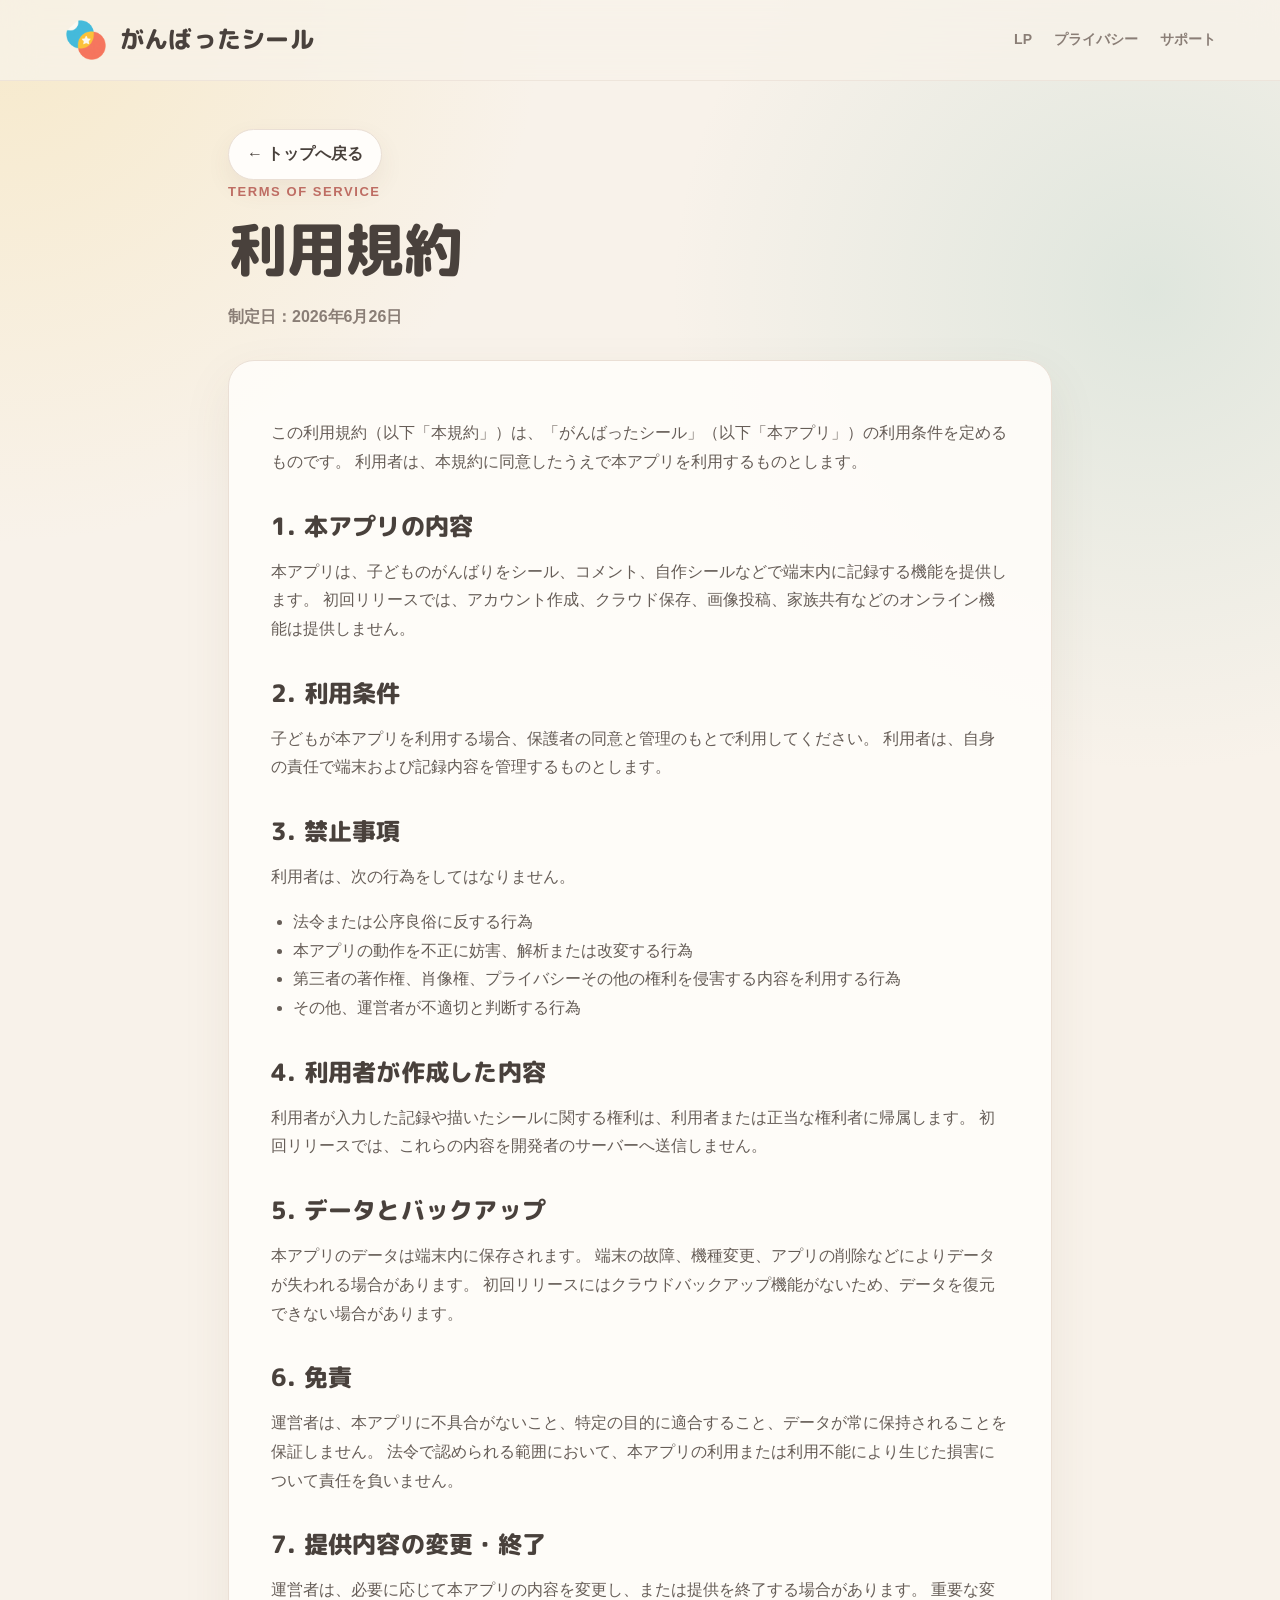
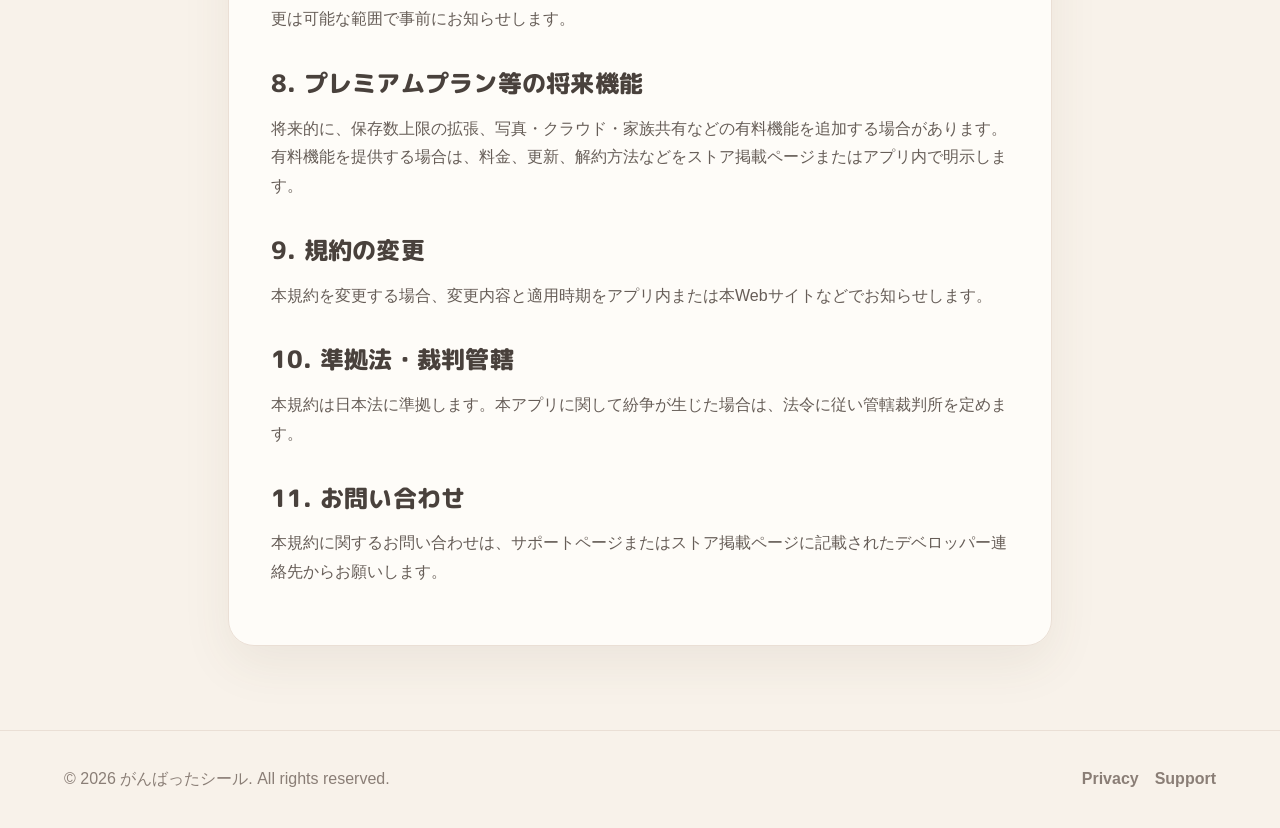
<file: terms/index.html>
<!doctype html>
<html lang="ja">
<head>
  <meta charset="utf-8">
  <meta name="viewport" content="width=device-width, initial-scale=1">
  <meta name="description" content="がんばったシールの利用規約。">
  <title>利用規約｜がんばったシール</title>
  <link rel="icon" type="image/png" href="../favicon.png">
  <link rel="stylesheet" href="../styles.css">
</head>
<body>
  <header class="site-header">
    <a class="brand" href="../">
      <img src="../assets/brand/logo_mark.png" width="44" height="44" alt="">
      <span>がんばったシール</span>
    </a>
    <nav class="site-nav" aria-label="主要メニュー">
      <a href="../">LP</a>
      <a href="../privacy/">プライバシー</a>
      <a href="../support/">サポート</a>
    </nav>
  </header>

  <main class="legal-main">
    <a class="legal-back" href="../">← トップへ戻る</a>
    <div class="legal-hero">
      <p class="eyebrow">Terms of Service</p>
      <h1>利用規約</h1>
      <p class="legal-meta">制定日：2026年6月26日</p>
    </div>

    <article class="legal-card">
      <p>
        この利用規約（以下「本規約」）は、「がんばったシール」（以下「本アプリ」）の利用条件を定めるものです。
        利用者は、本規約に同意したうえで本アプリを利用するものとします。
      </p>

      <h2>1. 本アプリの内容</h2>
      <p>
        本アプリは、子どものがんばりをシール、コメント、自作シールなどで端末内に記録する機能を提供します。
        初回リリースでは、アカウント作成、クラウド保存、画像投稿、家族共有などのオンライン機能は提供しません。
      </p>

      <h2>2. 利用条件</h2>
      <p>
        子どもが本アプリを利用する場合、保護者の同意と管理のもとで利用してください。
        利用者は、自身の責任で端末および記録内容を管理するものとします。
      </p>

      <h2>3. 禁止事項</h2>
      <p>利用者は、次の行為をしてはなりません。</p>
      <ul>
        <li>法令または公序良俗に反する行為</li>
        <li>本アプリの動作を不正に妨害、解析または改変する行為</li>
        <li>第三者の著作権、肖像権、プライバシーその他の権利を侵害する内容を利用する行為</li>
        <li>その他、運営者が不適切と判断する行為</li>
      </ul>

      <h2>4. 利用者が作成した内容</h2>
      <p>
        利用者が入力した記録や描いたシールに関する権利は、利用者または正当な権利者に帰属します。
        初回リリースでは、これらの内容を開発者のサーバーへ送信しません。
      </p>

      <h2>5. データとバックアップ</h2>
      <p>
        本アプリのデータは端末内に保存されます。
        端末の故障、機種変更、アプリの削除などによりデータが失われる場合があります。
        初回リリースにはクラウドバックアップ機能がないため、データを復元できない場合があります。
      </p>

      <h2>6. 免責</h2>
      <p>
        運営者は、本アプリに不具合がないこと、特定の目的に適合すること、データが常に保持されることを保証しません。
        法令で認められる範囲において、本アプリの利用または利用不能により生じた損害について責任を負いません。
      </p>

      <h2>7. 提供内容の変更・終了</h2>
      <p>
        運営者は、必要に応じて本アプリの内容を変更し、または提供を終了する場合があります。
        重要な変更は可能な範囲で事前にお知らせします。
      </p>

      <h2>8. プレミアムプラン等の将来機能</h2>
      <p>
        将来的に、保存数上限の拡張、写真・クラウド・家族共有などの有料機能を追加する場合があります。
        有料機能を提供する場合は、料金、更新、解約方法などをストア掲載ページまたはアプリ内で明示します。
      </p>

      <h2>9. 規約の変更</h2>
      <p>
        本規約を変更する場合、変更内容と適用時期をアプリ内または本Webサイトなどでお知らせします。
      </p>

      <h2>10. 準拠法・裁判管轄</h2>
      <p>
        本規約は日本法に準拠します。本アプリに関して紛争が生じた場合は、法令に従い管轄裁判所を定めます。
      </p>

      <h2>11. お問い合わせ</h2>
      <p>
        本規約に関するお問い合わせは、サポートページまたはストア掲載ページに記載されたデベロッパー連絡先からお願いします。
      </p>
    </article>
  </main>

  <footer class="site-footer">
    <p>© 2026 がんばったシール. All rights reserved.</p>
    <nav aria-label="フッターメニュー">
      <a href="../privacy/">Privacy</a>
      <a href="../support/">Support</a>
    </nav>
  </footer>
</body>
</html>
</file>
<file: styles.css>
@font-face {
  font-family: "GanbariRounded";
  src: url("assets/fonts/MPLUSRounded1c-ExtraBold.ttf") format("truetype");
  font-display: swap;
  font-weight: 800;
}

:root {
  --bg: #f8f2ea;
  --surface: #fffdfa;
  --surface-soft: #fff4ee;
  --ink: #49413c;
  --muted: #8a7e76;
  --line: #eadfd5;
  --coral: #df897d;
  --coral-dark: #be6d63;
  --mint: #9fc7bd;
  --yellow: #f4d98f;
  --lavender: #dcd5e8;
  --shadow: 0 24px 80px rgba(93, 72, 57, 0.13);
  --radius-xl: 36px;
  --radius-lg: 26px;
  --radius-md: 18px;
  color-scheme: light;
}

* {
  box-sizing: border-box;
}

html {
  scroll-behavior: smooth;
}

body {
  margin: 0;
  background:
    radial-gradient(circle at top left, rgba(244, 217, 143, .35), transparent 34rem),
    radial-gradient(circle at 90% 12%, rgba(159, 199, 189, .28), transparent 30rem),
    var(--bg);
  color: var(--ink);
  font-family: -apple-system, BlinkMacSystemFont, "Hiragino Sans", "Yu Gothic", "YuGothic", "Noto Sans JP", sans-serif;
  line-height: 1.8;
}

a {
  color: inherit;
  text-decoration: none;
}

img {
  max-width: 100%;
  display: block;
}

.site-header {
  position: sticky;
  top: 0;
  z-index: 20;
  display: flex;
  align-items: center;
  justify-content: space-between;
  gap: 24px;
  padding: 18px clamp(18px, 5vw, 72px);
  backdrop-filter: blur(18px);
  background: rgba(248, 242, 234, .78);
  border-bottom: 1px solid rgba(234, 223, 213, .7);
}

.brand {
  display: inline-flex;
  align-items: center;
  gap: 12px;
  font-family: "GanbariRounded", -apple-system, sans-serif;
  font-weight: 800;
  letter-spacing: .01em;
  font-size: clamp(18px, 2vw, 24px);
}

.brand img {
  border-radius: 14px;
}

.site-nav {
  display: flex;
  align-items: center;
  gap: 22px;
  color: var(--muted);
  font-weight: 800;
  font-size: 14px;
}

.site-nav a:hover,
.site-footer a:hover {
  color: var(--coral-dark);
}

.hero {
  display: grid;
  grid-template-columns: minmax(500px, 1.12fr) minmax(320px, .88fr);
  gap: clamp(32px, 4.6vw, 64px);
  align-items: center;
  max-width: 1180px;
  margin: 0 auto;
  padding: clamp(42px, 7vw, 86px) clamp(18px, 5vw, 48px) 68px;
}

.eyebrow {
  margin: 0 0 10px;
  color: var(--coral-dark);
  font-size: 13px;
  font-weight: 900;
  letter-spacing: .12em;
  text-transform: uppercase;
}

h1,
h2,
h3,
h4 {
  margin: 0;
  line-height: 1.28;
  letter-spacing: .01em;
}

h1,
h2 {
  font-family: "GanbariRounded", -apple-system, sans-serif;
  font-weight: 800;
}

h1 {
  font-size: clamp(36px, 4.4vw, 56px);
  max-width: 720px;
}

.sp-break {
  display: none;
}

h2 {
  font-size: clamp(26px, 3.2vw, 38px);
}

h3 {
  font-size: 19px;
}

.lead {
  max-width: 660px;
  margin: 22px 0 0;
  color: #665d57;
  font-size: clamp(15px, 1.45vw, 17px);
}

.hero-actions {
  display: flex;
  align-items: center;
  flex-wrap: wrap;
  gap: 14px 18px;
  margin-top: 32px;
}

.app-store-badge {
  display: inline-flex;
  width: fit-content;
  border-radius: 9px;
  box-shadow: 0 14px 34px rgba(23, 20, 18, .18);
  transition: transform .18s ease, box-shadow .18s ease;
}

.app-store-badge:hover {
  transform: translateY(-2px);
  box-shadow: 0 18px 42px rgba(23, 20, 18, .22);
}

.app-store-badge img {
  width: 163px;
  height: auto;
}

.release-note {
  color: var(--muted);
  font-size: 13px;
  font-weight: 700;
}

.trust-list {
  display: flex;
  gap: 10px;
  flex-wrap: wrap;
  margin: 28px 0 0;
  padding: 0;
  list-style: none;
}

.trust-list li {
  padding: 9px 14px;
  color: #685f58;
  background: rgba(255, 253, 250, .82);
  border: 1px solid var(--line);
  border-radius: 999px;
  font-size: 13px;
  font-weight: 800;
}

.hero-visual {
  position: relative;
  min-height: 590px;
}

.phone-frame {
  position: relative;
  width: min(330px, 78vw);
  margin: 0 auto;
  padding: 13px;
  background: #171412;
  border-radius: 48px;
  box-shadow: var(--shadow);
}

.phone-frame::before {
  content: "";
  position: absolute;
  top: 18px;
  left: 50%;
  width: 112px;
  height: 28px;
  transform: translateX(-50%);
  border-radius: 999px;
  background: #171412;
  z-index: 2;
}

.phone-frame--photo img {
  aspect-ratio: 1179 / 2556;
  width: 100%;
  height: auto;
  border-radius: 36px;
  object-fit: cover;
}

.floating-sticker {
  position: absolute;
  display: grid;
  place-items: center;
  width: 112px;
  height: 112px;
  padding: 12px;
  background: rgba(255, 253, 250, .92);
  border: 1px solid var(--line);
  border-radius: 34px;
  box-shadow: 0 18px 46px rgba(93, 72, 57, .14);
}

.sticker-lion {
  right: 0;
  top: 72px;
  transform: rotate(8deg);
}

.sticker-unicorn {
  left: 10px;
  bottom: 78px;
  transform: rotate(-9deg);
}

.section {
  max-width: 1120px;
  margin: 0 auto;
  padding: 70px clamp(18px, 5vw, 48px);
}

.section--soft {
  max-width: none;
  margin: 0;
  background: rgba(255, 253, 250, .62);
  border-block: 1px solid rgba(234, 223, 213, .65);
}

.section--soft > * {
  max-width: 1120px;
  margin-inline: auto;
}

.section-heading {
  max-width: 700px;
  margin-bottom: 30px;
}

.section-heading p:not(.eyebrow),
.section--split p {
  color: var(--muted);
  font-size: 16px;
}

.feature-grid,
.screen-grid {
  display: grid;
  grid-template-columns: repeat(4, minmax(0, 1fr));
  gap: 18px;
}

.feature-grid--three {
  grid-template-columns: repeat(3, minmax(0, 1fr));
}

.feature-card,
.screen-card,
.quote-card,
.legal-card {
  background: rgba(255, 253, 250, .9);
  border: 1px solid var(--line);
  border-radius: var(--radius-lg);
  box-shadow: 0 18px 50px rgba(93, 72, 57, .08);
}

.feature-card {
  padding: 24px;
}

.feature-icon {
  display: grid;
  place-items: center;
  width: 54px;
  height: 54px;
  margin-bottom: 18px;
  background: var(--surface-soft);
  border-radius: 18px;
  color: var(--coral-dark);
}

.feature-icon svg {
  width: 29px;
  height: 29px;
  fill: none;
  stroke: currentColor;
  stroke-width: 1.9;
  stroke-linecap: round;
  stroke-linejoin: round;
}

.feature-card p,
.screen-card p {
  margin: 12px 0 0;
  color: var(--muted);
  font-size: 14px;
}

.screen-grid {
  grid-template-columns: repeat(3, minmax(0, 1fr));
}

.screen-card {
  padding: 18px;
}

.screenshot-grid {
  display: grid;
  grid-template-columns: repeat(3, minmax(0, 1fr));
  gap: 20px;
  align-items: start;
}

.screenshot-card {
  display: flex;
  flex-direction: column;
  gap: 12px;
  padding: 18px;
  background: rgba(255, 253, 250, .94);
  border: 1px solid var(--line);
  border-radius: var(--radius-lg);
  box-shadow: 0 18px 50px rgba(93, 72, 57, .08);
}

.screenshot-card h3 {
  margin-top: 2px;
}

.screenshot-card p {
  margin: 0;
  color: var(--muted);
  font-size: 14px;
}

.screenshot-crop {
  overflow: hidden;
  background: #fff;
  border: 1px solid var(--line);
  border-radius: 30px;
  aspect-ratio: 1179 / 2556;
}

.screenshot-crop img {
  width: 100%;
  height: 100%;
  object-fit: cover;
  object-position: top center;
}

.section--split {
  display: grid;
  grid-template-columns: minmax(0, 1fr) minmax(280px, .72fr);
  gap: 32px;
  align-items: center;
}

.quote-card {
  padding: 34px;
  background: linear-gradient(135deg, #fffdfa, #fff0e9);
}

.quote-card p {
  margin: 0;
  color: var(--ink);
  font-family: "GanbariRounded", -apple-system, sans-serif;
  font-size: clamp(20px, 2.5vw, 25px);
  line-height: 1.55;
}

.section--download {
  padding-top: 20px;
}

.download-card {
  display: grid;
  grid-template-columns: auto minmax(0, 1fr);
  gap: 24px;
  align-items: center;
  padding: clamp(24px, 4vw, 40px);
  background: linear-gradient(135deg, #fffdfa, #fff0e9);
  border: 1px solid var(--line);
  border-radius: var(--radius-xl);
  box-shadow: var(--shadow);
}

.download-card > img {
  border-radius: 26px;
  box-shadow: 0 14px 34px rgba(93, 72, 57, .12);
}

.download-card p:not(.eyebrow) {
  color: var(--muted);
}

.quote-card span {
  display: block;
  margin-top: 18px;
  color: var(--muted);
  font-size: 13px;
  font-weight: 900;
}

.policy-links {
  display: flex;
  gap: 14px;
  flex-wrap: wrap;
}

.policy-links a,
.legal-back,
.contact-button {
  display: inline-flex;
  align-items: center;
  justify-content: center;
  min-height: 48px;
  padding: 10px 18px;
  color: var(--ink);
  background: #fffdfa;
  border: 1px solid var(--line);
  border-radius: 999px;
  font-weight: 900;
  box-shadow: 0 10px 26px rgba(93, 72, 57, .07);
}

.site-footer {
  display: flex;
  align-items: center;
  justify-content: space-between;
  gap: 18px;
  flex-wrap: wrap;
  padding: 34px clamp(18px, 5vw, 72px);
  color: var(--muted);
  border-top: 1px solid var(--line);
}

.brand--footer {
  font-size: 18px;
}

.site-footer p {
  margin: 0;
}

.site-footer nav {
  display: flex;
  gap: 16px;
  font-weight: 800;
}

.legal-main {
  max-width: 920px;
  margin: 0 auto;
  padding: 48px clamp(18px, 5vw, 48px) 84px;
}

.legal-hero {
  margin-bottom: 28px;
}

.legal-hero h1 {
  font-size: clamp(36px, 5vw, 58px);
}

.legal-meta {
  color: var(--muted);
  font-weight: 800;
}

.legal-card {
  padding: clamp(22px, 4vw, 42px);
}

.legal-card h2 {
  margin-top: 34px;
  font-size: 24px;
}

.legal-card h2:first-child {
  margin-top: 0;
}

.legal-card p {
  color: #665d57;
}

.legal-card ul {
  padding-left: 1.4em;
  color: #665d57;
}

.support-grid {
  display: grid;
  grid-template-columns: repeat(2, minmax(0, 1fr));
  gap: 16px;
  margin-top: 22px;
}

.support-item {
  padding: 22px;
  background: #fffdfa;
  border: 1px solid var(--line);
  border-radius: var(--radius-md);
}

.support-item h2 {
  margin: 0 0 8px;
  font-size: 20px;
}

.contact-box {
  margin-top: 24px;
  padding: 24px;
  background: var(--surface-soft);
  border-radius: var(--radius-lg);
}

@media (max-width: 920px) {
  .site-header {
    align-items: flex-start;
    flex-direction: column;
  }

  .site-nav {
    width: 100%;
    overflow-x: auto;
    padding-bottom: 2px;
  }

  .hero,
  .section--split {
    grid-template-columns: 1fr;
  }

  .hero-visual {
    min-height: auto;
  }

  .feature-grid,
  .screen-grid,
  .screenshot-grid,
  .support-grid {
    grid-template-columns: 1fr;
  }

  .download-card {
    grid-template-columns: 1fr;
  }

  .floating-sticker {
    width: 86px;
    height: 86px;
  }
}

@media (max-width: 560px) {
  .hero {
    padding-top: 34px;
  }

  h1 {
    font-size: clamp(34px, 10vw, 44px);
  }

  .sp-break {
    display: inline;
  }

  h2 {
    font-size: clamp(24px, 7vw, 31px);
  }

  .phone-frame {
    width: min(330px, 92vw);
    border-radius: 42px;
  }

  .site-header {
    gap: 12px;
    padding-block: 14px;
  }

  .brand {
    font-size: 18px;
  }

  .section {
    padding-block: 54px;
  }

  .screenshot-card,
  .feature-card {
    padding: 16px;
  }

  .sticker-lion {
    right: -4px;
    top: 28px;
  }

  .sticker-unicorn {
    left: -2px;
    bottom: 32px;
  }
}
</file>
<file: docs/styles.css>
@font-face {
  font-family: "GanbariRounded";
  src: url("assets/fonts/MPLUSRounded1c-ExtraBold.ttf") format("truetype");
  font-display: swap;
  font-weight: 800;
}

:root {
  --bg: #f8f2ea;
  --surface: #fffdfa;
  --surface-soft: #fff4ee;
  --ink: #49413c;
  --muted: #8a7e76;
  --line: #eadfd5;
  --coral: #df897d;
  --coral-dark: #be6d63;
  --mint: #9fc7bd;
  --yellow: #f4d98f;
  --lavender: #dcd5e8;
  --shadow: 0 24px 80px rgba(93, 72, 57, 0.13);
  --radius-xl: 36px;
  --radius-lg: 26px;
  --radius-md: 18px;
  color-scheme: light;
}

* {
  box-sizing: border-box;
}

html {
  scroll-behavior: smooth;
}

body {
  margin: 0;
  background:
    radial-gradient(circle at top left, rgba(244, 217, 143, .35), transparent 34rem),
    radial-gradient(circle at 90% 12%, rgba(159, 199, 189, .28), transparent 30rem),
    var(--bg);
  color: var(--ink);
  font-family: -apple-system, BlinkMacSystemFont, "Hiragino Sans", "Yu Gothic", "YuGothic", "Noto Sans JP", sans-serif;
  line-height: 1.8;
}

a {
  color: inherit;
  text-decoration: none;
}

img {
  max-width: 100%;
  display: block;
}

.site-header {
  position: sticky;
  top: 0;
  z-index: 20;
  display: flex;
  align-items: center;
  justify-content: space-between;
  gap: 24px;
  padding: 18px clamp(18px, 5vw, 72px);
  backdrop-filter: blur(18px);
  background: rgba(248, 242, 234, .78);
  border-bottom: 1px solid rgba(234, 223, 213, .7);
}

.brand {
  display: inline-flex;
  align-items: center;
  gap: 12px;
  font-family: "GanbariRounded", -apple-system, sans-serif;
  font-weight: 800;
  letter-spacing: .01em;
  font-size: clamp(18px, 2vw, 24px);
}

.brand img {
  border-radius: 14px;
}

.site-nav {
  display: flex;
  align-items: center;
  gap: 22px;
  color: var(--muted);
  font-weight: 800;
  font-size: 14px;
}

.site-nav a:hover,
.site-footer a:hover {
  color: var(--coral-dark);
}

.hero {
  display: grid;
  grid-template-columns: minmax(500px, 1.12fr) minmax(320px, .88fr);
  gap: clamp(32px, 4.6vw, 64px);
  align-items: center;
  max-width: 1180px;
  margin: 0 auto;
  padding: clamp(42px, 7vw, 86px) clamp(18px, 5vw, 48px) 68px;
}

.eyebrow {
  margin: 0 0 10px;
  color: var(--coral-dark);
  font-size: 13px;
  font-weight: 900;
  letter-spacing: .12em;
  text-transform: uppercase;
}

h1,
h2,
h3,
h4 {
  margin: 0;
  line-height: 1.28;
  letter-spacing: .01em;
}

h1,
h2 {
  font-family: "GanbariRounded", -apple-system, sans-serif;
  font-weight: 800;
}

h1 {
  font-size: clamp(36px, 4.4vw, 56px);
  max-width: 720px;
}

.sp-break {
  display: none;
}

h2 {
  font-size: clamp(26px, 3.2vw, 38px);
}

h3 {
  font-size: 19px;
}

.lead {
  max-width: 660px;
  margin: 22px 0 0;
  color: #665d57;
  font-size: clamp(15px, 1.45vw, 17px);
}

.hero-actions {
  display: flex;
  align-items: center;
  flex-wrap: wrap;
  gap: 14px 18px;
  margin-top: 32px;
}

.app-store-badge {
  display: inline-flex;
  width: fit-content;
  border-radius: 9px;
  box-shadow: 0 14px 34px rgba(23, 20, 18, .18);
  transition: transform .18s ease, box-shadow .18s ease;
}

.app-store-badge:hover {
  transform: translateY(-2px);
  box-shadow: 0 18px 42px rgba(23, 20, 18, .22);
}

.app-store-badge img {
  width: 163px;
  height: auto;
}

.release-note {
  color: var(--muted);
  font-size: 13px;
  font-weight: 700;
}

.trust-list {
  display: flex;
  gap: 10px;
  flex-wrap: wrap;
  margin: 28px 0 0;
  padding: 0;
  list-style: none;
}

.trust-list li {
  padding: 9px 14px;
  color: #685f58;
  background: rgba(255, 253, 250, .82);
  border: 1px solid var(--line);
  border-radius: 999px;
  font-size: 13px;
  font-weight: 800;
}

.hero-visual {
  position: relative;
  min-height: 590px;
}

.phone-frame {
  position: relative;
  width: min(330px, 78vw);
  margin: 0 auto;
  padding: 13px;
  background: #171412;
  border-radius: 48px;
  box-shadow: var(--shadow);
}

.phone-frame::before {
  content: "";
  position: absolute;
  top: 18px;
  left: 50%;
  width: 112px;
  height: 28px;
  transform: translateX(-50%);
  border-radius: 999px;
  background: #171412;
  z-index: 2;
}

.phone-frame--photo img {
  aspect-ratio: 1179 / 2556;
  width: 100%;
  height: auto;
  border-radius: 36px;
  object-fit: cover;
}

.floating-sticker {
  position: absolute;
  display: grid;
  place-items: center;
  width: 112px;
  height: 112px;
  padding: 12px;
  background: rgba(255, 253, 250, .92);
  border: 1px solid var(--line);
  border-radius: 34px;
  box-shadow: 0 18px 46px rgba(93, 72, 57, .14);
}

.sticker-lion {
  right: 0;
  top: 72px;
  transform: rotate(8deg);
}

.sticker-unicorn {
  left: 10px;
  bottom: 78px;
  transform: rotate(-9deg);
}

.section {
  max-width: 1120px;
  margin: 0 auto;
  padding: 70px clamp(18px, 5vw, 48px);
}

.section--soft {
  max-width: none;
  margin: 0;
  background: rgba(255, 253, 250, .62);
  border-block: 1px solid rgba(234, 223, 213, .65);
}

.section--soft > * {
  max-width: 1120px;
  margin-inline: auto;
}

.section-heading {
  max-width: 700px;
  margin-bottom: 30px;
}

.section-heading-top {
  display: flex;
  align-items: center;
  gap: 16px;
  margin-bottom: 16px;
}

.section-heading-text {
  display: flex;
  flex-direction: column;
}

.section-heading-text .eyebrow {
  margin-bottom: 4px;
}

.section-icon {
  display: inline-grid;
  place-items: center;
  flex-shrink: 0;
  width: 60px;
  height: 60px;
  background: var(--surface);
  border: 1px solid var(--line);
  border-radius: 20px;
  box-shadow: 0 12px 30px rgba(93, 72, 57, .08);
}

.section-icon svg {
  width: 40px;
  height: 40px;
}

.section-heading p:not(.eyebrow),
.section--split p {
  color: var(--muted);
  font-size: 16px;
}

.feature-grid,
.screen-grid {
  display: grid;
  grid-template-columns: repeat(4, minmax(0, 1fr));
  gap: 18px;
}

.feature-grid--three {
  grid-template-columns: repeat(3, minmax(0, 1fr));
}

.feature-card,
.screen-card,
.quote-card,
.legal-card {
  background: rgba(255, 253, 250, .9);
  border: 1px solid var(--line);
  border-radius: var(--radius-lg);
  box-shadow: 0 18px 50px rgba(93, 72, 57, .08);
}

.feature-card {
  padding: 24px;
}

.feature-icon {
  display: grid;
  place-items: center;
  width: 54px;
  height: 54px;
  margin-bottom: 18px;
  background: var(--surface-soft);
  border-radius: 18px;
  color: var(--coral-dark);
}

.feature-icon svg {
  width: 29px;
  height: 29px;
  fill: none;
  stroke: currentColor;
  stroke-width: 1.9;
  stroke-linecap: round;
  stroke-linejoin: round;
}

.feature-card p,
.screen-card p {
  margin: 12px 0 0;
  color: var(--muted);
  font-size: 14px;
}

.screen-grid {
  grid-template-columns: repeat(3, minmax(0, 1fr));
}

.screen-card {
  padding: 18px;
}

.screenshot-grid {
  display: grid;
  grid-template-columns: repeat(3, minmax(0, 1fr));
  gap: 20px;
  align-items: start;
}

.screenshot-card {
  display: flex;
  flex-direction: column;
  gap: 12px;
  padding: 18px;
  background: rgba(255, 253, 250, .94);
  border: 1px solid var(--line);
  border-radius: var(--radius-lg);
  box-shadow: 0 18px 50px rgba(93, 72, 57, .08);
}

.screenshot-card h3 {
  margin-top: 2px;
}

.screenshot-card p {
  margin: 0;
  color: var(--muted);
  font-size: 14px;
}

.screenshot-crop {
  overflow: hidden;
  background: #fff;
  border: 1px solid var(--line);
  border-radius: 30px;
  aspect-ratio: 1179 / 2556;
}

.screenshot-crop img {
  width: 100%;
  height: 100%;
  object-fit: cover;
  object-position: top center;
}

.section--split {
  display: grid;
  grid-template-columns: minmax(0, 1fr) minmax(280px, .72fr);
  gap: 32px;
  align-items: center;
}

.quote-card {
  padding: 34px;
  background: linear-gradient(135deg, #fffdfa, #fff0e9);
}

.quote-card p {
  margin: 0;
  color: var(--ink);
  font-family: "GanbariRounded", -apple-system, sans-serif;
  font-size: clamp(20px, 2.5vw, 25px);
  line-height: 1.55;
}

.section--download {
  padding-top: 20px;
}

.download-card {
  display: grid;
  grid-template-columns: auto minmax(0, 1fr);
  gap: 24px;
  align-items: center;
  padding: clamp(24px, 4vw, 40px);
  background: linear-gradient(135deg, #fffdfa, #fff0e9);
  border: 1px solid var(--line);
  border-radius: var(--radius-xl);
  box-shadow: var(--shadow);
}

.download-card > img {
  border-radius: 26px;
  box-shadow: 0 14px 34px rgba(93, 72, 57, .12);
}

.download-card p:not(.eyebrow) {
  color: var(--muted);
}

.quote-card span {
  display: block;
  margin-top: 18px;
  color: var(--muted);
  font-size: 13px;
  font-weight: 900;
}

.policy-links {
  display: flex;
  gap: 14px;
  flex-wrap: wrap;
}

.policy-links a,
.legal-back,
.contact-button {
  display: inline-flex;
  align-items: center;
  justify-content: center;
  min-height: 48px;
  padding: 10px 18px;
  color: var(--ink);
  background: #fffdfa;
  border: 1px solid var(--line);
  border-radius: 999px;
  font-weight: 900;
  box-shadow: 0 10px 26px rgba(93, 72, 57, .07);
}

.site-footer {
  display: flex;
  align-items: center;
  justify-content: space-between;
  gap: 18px;
  flex-wrap: wrap;
  padding: 34px clamp(18px, 5vw, 72px);
  color: var(--muted);
  border-top: 1px solid var(--line);
}

.brand--footer {
  font-size: 18px;
}

.site-footer p {
  margin: 0;
}

.site-footer nav {
  display: flex;
  gap: 16px;
  font-weight: 800;
}

.legal-main {
  max-width: 920px;
  margin: 0 auto;
  padding: 48px clamp(18px, 5vw, 48px) 84px;
}

.legal-hero {
  margin-bottom: 28px;
}

.legal-hero h1 {
  font-size: clamp(36px, 5vw, 58px);
}

.legal-meta {
  color: var(--muted);
  font-weight: 800;
}

.legal-card {
  padding: clamp(22px, 4vw, 42px);
}

.legal-card h2 {
  margin-top: 34px;
  font-size: 24px;
}

.legal-card h2:first-child {
  margin-top: 0;
}

.legal-card p {
  color: #665d57;
}

.legal-card ul {
  padding-left: 1.4em;
  color: #665d57;
}

.support-grid {
  display: grid;
  grid-template-columns: repeat(2, minmax(0, 1fr));
  gap: 16px;
  margin-top: 22px;
}

.support-item {
  padding: 22px;
  background: #fffdfa;
  border: 1px solid var(--line);
  border-radius: var(--radius-md);
}

.support-item h2 {
  margin: 0 0 8px;
  font-size: 20px;
}

.contact-box {
  margin-top: 24px;
  padding: 24px;
  background: var(--surface-soft);
  border-radius: var(--radius-lg);
}

@media (max-width: 920px) {
  .site-header {
    align-items: flex-start;
    flex-direction: column;
  }

  .site-nav {
    width: 100%;
    overflow-x: auto;
    padding-bottom: 2px;
  }

  .hero,
  .section--split {
    grid-template-columns: 1fr;
  }

  .hero-visual {
    min-height: auto;
  }

  .feature-grid,
  .screen-grid,
  .screenshot-grid,
  .support-grid {
    grid-template-columns: 1fr;
  }

  .download-card {
    grid-template-columns: 1fr;
  }

  .floating-sticker {
    width: 86px;
    height: 86px;
  }
}

@media (max-width: 560px) {
  .hero {
    padding-top: 34px;
  }

  h1 {
    font-size: clamp(34px, 10vw, 44px);
  }

  .sp-break {
    display: inline;
  }

  h2 {
    font-size: clamp(24px, 7vw, 31px);
  }

  .phone-frame {
    width: min(330px, 92vw);
    border-radius: 42px;
  }

  .site-header {
    gap: 12px;
    padding-block: 14px;
  }

  .brand {
    font-size: 18px;
  }

  .section {
    padding-block: 54px;
  }

  .screenshot-card,
  .feature-card {
    padding: 16px;
  }

  .sticker-lion {
    right: -4px;
    top: 28px;
  }

  .sticker-unicorn {
    left: -2px;
    bottom: 32px;
  }
}
</file>
